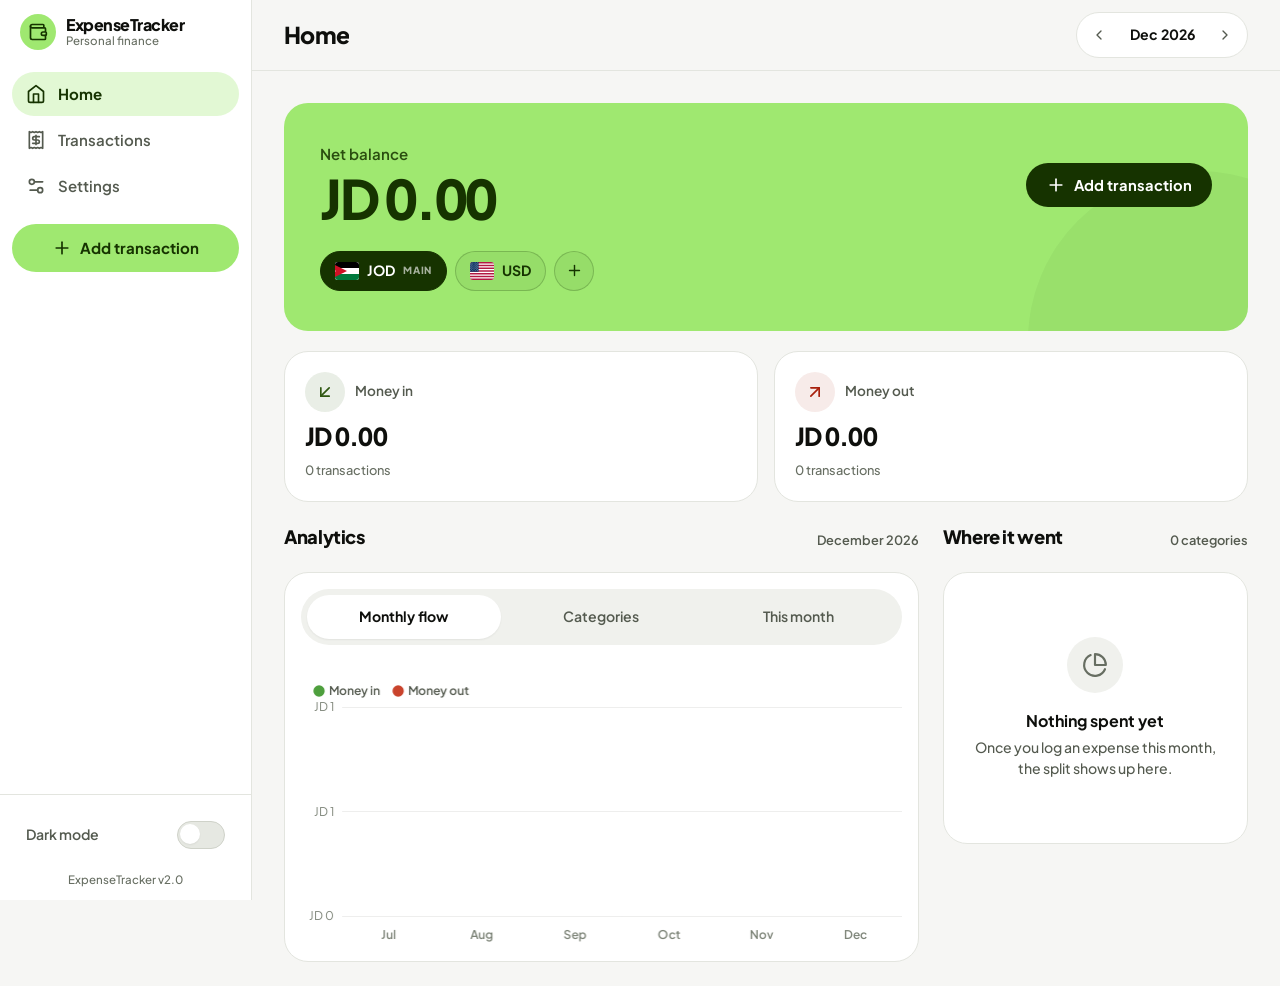
<file: index.html>
<!DOCTYPE html>
<html lang="en" data-theme="light">
<head>
  <meta charset="UTF-8"/>
  <meta name="viewport" content="width=device-width, initial-scale=1, viewport-fit=cover"/>
  <title>Home · ExpenseTracker</title>
  <meta name="description" content="Your monthly balance, money in and out, and where your spending went."/>

  <!-- Apply the stored theme before first paint so there is no flash of the wrong one -->
  <script>
    (function () {
      try {
        document.documentElement.setAttribute(
          'data-theme',
          localStorage.getItem('et_theme') === 'dark' ? 'dark' : 'light'
        );
      } catch (e) { /* private mode — fall back to light */ }
    })();
  </script>

  <!-- PWA / home-screen icons -->
  <link rel="manifest" href="manifest.json?v=4"/>
  <meta name="apple-mobile-web-app-capable" content="yes"/>
  <meta name="apple-mobile-web-app-status-bar-style" content="default"/>
  <meta name="apple-mobile-web-app-title" content="ExpenseTracker"/>
  <meta name="mobile-web-app-capable" content="yes"/>
  <meta name="theme-color" content="#f6f6f4"/>
  <link rel="apple-touch-icon" sizes="180x180" href="icon-180.png?v=4"/>
  <link rel="icon" type="image/png" sizes="32x32" href="icon-32.png?v=3"/>
  <link rel="icon" type="image/png" sizes="16x16" href="icon-16.png?v=3"/>

  <!-- Bootstrap 5.3 — grid and spacing utilities only -->
  <link rel="stylesheet" href="libs/bootstrap.min.css"/>
  <script src="libs/bootstrap.bundle.min.js" defer></script>

  <!-- Plus Jakarta Sans, served from libs/fonts -->
  <link rel="stylesheet" href="libs/font.css"/>

  <!-- SweetAlert2 -->
  <link rel="stylesheet" href="libs/sweetalert2.min.css"/>
  <script src="libs/sweetalert2.all.min.js"></script>

  <!-- Chart.js -->
  <script src="libs/chart.umd.min.js"></script>

  <!-- App styles -->
  <link rel="stylesheet" href="shared.css"/>
  <link rel="stylesheet" href="index.css"/>
</head>
<body>

<div class="app-shell">

  <!-- ════════════════════════════════════════
       SIDEBAR — lg and above
       ════════════════════════════════════════ -->
  <aside class="et-sidebar">
    <a href="index.html" class="sb-logo">
      <span class="logo-mark"><i data-icon="wallet"></i></span>
      <span>
        <span class="logo-text d-block">ExpenseTracker</span>
        <span class="logo-sub d-block">Personal finance</span>
      </span>
    </a>

    <nav class="sb-nav" aria-label="Main">
      <a href="index.html"        class="sb-link active" aria-current="page"><i data-icon="home"></i> Home</a>
      <a href="transactions.html" class="sb-link"><i data-icon="receipt"></i> Transactions</a>
      <a href="settings.html"     class="sb-link"><i data-icon="settings"></i> Settings</a>
      <button class="sb-add-btn" onclick="openSheet()"><i data-icon="plus"></i> Add transaction</button>
    </nav>

    <div class="sb-bottom">
      <div class="sb-theme-row">
        <span>Dark mode</span>
        <label class="et-toggle">
          <input type="checkbox" id="darkToggle" onchange="toggleTheme()" aria-label="Dark mode"/>
          <span class="et-toggle-track"></span>
        </label>
      </div>
      <div class="sb-version">ExpenseTracker v2.0</div>
    </div>
  </aside>

  <!-- ════════════════════════════════════════
       MAIN
       ════════════════════════════════════════ -->
  <div class="et-main">

    <header class="et-topbar">
      <h1 class="topbar-title">Home</h1>
      <div class="topbar-right">
        <div class="month-pill">
          <button class="mpill-btn" onclick="changeMonth(-1)" aria-label="Previous month"><i data-icon="chevronLeft"></i></button>
          <span class="mpill-label"></span>
          <button class="mpill-btn" onclick="changeMonth(1)" aria-label="Next month"><i data-icon="chevronRight"></i></button>
        </div>
        <button class="icon-btn theme-btn-top" id="themeBtn" onclick="toggleTheme()" aria-label="Switch theme"><i data-icon="moon"></i></button>
      </div>
    </header>

    <div class="page-wrap flex-grow-1">

      <!-- ── BALANCE PANEL ── -->
      <section class="hero-card" aria-labelledby="heroLabel">
        <div class="hero-head">
          <div class="hero-figure">
            <div class="hero-label" id="heroLabel">Net balance</div>
            <button type="button" class="hero-amount" id="heroBalance"
                    aria-describedby="heroSwapHint">0.00</button>
            <div class="hero-alt" id="heroAlt"></div>
            <span class="sr-only" id="heroSwapHint">Activate to show the next currency.</span>
          </div>
          <div class="hero-actions">
            <button class="hero-cta" onclick="openSheet()"><i data-icon="plus"></i>Add transaction</button>
          </div>
        </div>

        <div class="hero-cur-row" id="heroCurRow" role="group" aria-label="Display currency"></div>
      </section>

      <!-- ── STAT CARDS ── -->
      <div class="row g-2 g-md-3 mb-3 mb-md-4">
        <div class="col-6">
          <div class="et-card stat-card">
            <div class="stat-head">
              <span class="stat-ico"><i data-icon="arrowIn"></i></span>
              <span class="stat-lbl">Money in</span>
            </div>
            <div class="stat-val" id="statIncome">0.00</div>
            <div class="stat-count" id="statIncCount">0 transactions</div>
          </div>
        </div>
        <div class="col-6">
          <div class="et-card stat-card">
            <div class="stat-head">
              <span class="stat-ico out"><i data-icon="arrowOut"></i></span>
              <span class="stat-lbl">Money out</span>
            </div>
            <div class="stat-val" id="statExpenses">0.00</div>
            <div class="stat-count" id="statExpCount">0 transactions</div>
          </div>
        </div>
      </div>

      <!-- ── ANALYTICS + BREAKDOWN ── -->
      <div class="row g-3 g-md-4">

        <div class="col-12 col-xl-8">
          <div class="d-flex align-items-center justify-content-between mb-2 mb-md-3">
            <h2 class="sec-title">Analytics</h2>
            <span class="sec-badge" id="chartBadge"></span>
          </div>
          <div class="et-card">
            <div class="chart-tabs" role="tablist" aria-label="Analytics view">
              <button class="ctab on" role="tab" aria-selected="true"  aria-controls="cp-flow"  onclick="showChart('flow',this)">Monthly flow</button>
              <button class="ctab"    role="tab" aria-selected="false" aria-controls="cp-donut" onclick="showChart('donut',this)">Categories</button>
              <button class="ctab"    role="tab" aria-selected="false" aria-controls="cp-pie"   onclick="showChart('pie',this)">This month</button>
            </div>
            <div class="chart-pane on" id="cp-flow"  role="tabpanel"><canvas id="flowChart"  aria-label="Money in and out over the last six months" role="img"></canvas></div>
            <div class="chart-pane"    id="cp-donut" role="tabpanel"><canvas id="donutChart" aria-label="Spending split by category" role="img"></canvas></div>
            <div class="chart-pane"    id="cp-pie"   role="tabpanel"><canvas id="pieChart"   aria-label="All activity this month by category" role="img"></canvas></div>
          </div>
        </div>

        <div class="col-12 col-xl-4">
          <div class="breakdown-col">
            <div class="d-flex align-items-center justify-content-between mb-2 mb-md-3">
              <h2 class="sec-title">Where it went</h2>
              <span class="sec-badge" id="bdgCats">0 categories</span>
            </div>
            <div class="et-card" id="breakdown"></div>
          </div>
        </div>

      </div>

      <div class="pb-4"></div>
    </div>
  </div>
</div>

<!-- ════════════════════════════════════════
     BOTTOM NAV — xs to md
     ════════════════════════════════════════ -->
<nav class="et-bottom-nav" aria-label="Main">
  <a href="index.html"        class="bnav-btn active" aria-current="page"><i data-icon="home"></i>Home</a>
  <a href="transactions.html" class="bnav-btn"><i data-icon="receipt"></i>Transactions</a>
  <button class="bnav-btn bnav-add" onclick="openSheet()">
    <span class="bnav-add-icon"><i data-icon="plus"></i></span>
    <span>Add</span>
  </button>
  <a href="settings.html"     class="bnav-btn"><i data-icon="settings"></i>Settings</a>
</nav>

<!-- ════════════════════════════════════════
     ADD TRANSACTION — bottom sheet on mobile, centred dialog on md+
     ════════════════════════════════════════ -->
<div class="sheet-overlay" id="sheetOverlay" onclick="closeSheet()"></div>
<div class="sheet" id="addSheet" role="dialog" aria-modal="true" aria-labelledby="sheetTitle" aria-hidden="true">
  <div class="sheet-handle"></div>

  <div class="sheet-head">
    <h2 class="sheet-title" id="sheetTitle">New transaction</h2>
    <button class="icon-btn" onclick="closeSheet()" aria-label="Close"><i data-icon="x"></i></button>
  </div>

  <div class="sheet-body">
    <div class="type-seg" role="group" aria-label="Transaction type">
      <button class="type-seg-btn sel-inc" id="btnInc" onclick="setType('income')" aria-pressed="true"><i data-icon="arrowIn"></i>Money in</button>
      <button class="type-seg-btn"         id="btnExp" onclick="setType('expense')" aria-pressed="false"><i data-icon="arrowOut"></i>Money out</button>
    </div>

    <div class="invoice-scan">
      <input id="fInvoice" type="file" accept="image/*" capture="environment" hidden onchange="scanInvoice(this)"/>
      <input id="fInvoiceGallery" type="file" accept="image/*" hidden onchange="scanInvoice(this)"/>
      <button type="button" class="et-btn-ghost" id="fScanBtn" aria-label="Scan invoice with camera" onclick="document.getElementById('fInvoice').click()">
        <i data-icon="camera"></i>Camera
      </button>
      <button type="button" class="et-btn-ghost" id="fScanGalleryBtn" aria-label="Scan invoice from gallery" onclick="document.getElementById('fInvoiceGallery').click()">
        <i data-icon="image"></i>Gallery
      </button>
      <div class="invoice-scan-status" id="fScanStatus" role="status" aria-live="polite"></div>
    </div>

    <div class="et-field">
      <label class="et-label" for="fAmt">Amount</label>
      <div class="amount-field">
        <input class="et-input big" id="fAmt" type="number" min="0.01" step="0.01" placeholder="0.00" inputmode="decimal" autocomplete="off"/>
        <span class="amount-cur" id="fAmtCur">JOD</span>
      </div>
      <div class="amount-note" id="fAmtNote" hidden></div>
    </div>

    <div class="et-field">
      <label class="et-label" for="fTax">Tax included <span style="font-weight:500">(optional)</span></label>
      <div class="amount-field">
        <input class="et-input" id="fTax" type="number" min="0" step="0.01" placeholder="0.00" inputmode="decimal" autocomplete="off" aria-describedby="fTaxNote"/>
        <span class="amount-cur" id="fTaxCur">JOD</span>
      </div>
      <div class="amount-note" id="fTaxNote">Saved as information; it does not change the total amount.</div>
    </div>

    <div class="et-field">
      <label class="et-label" for="fDesc">Description <span style="font-weight:500">(optional)</span></label>
      <input class="et-input" id="fDesc" type="text" placeholder="What was this for?" autocomplete="off"/>
    </div>

    <div class="et-field">
      <div class="et-label-row">
        <span class="et-label" id="fCatLabel">Category</span>
        <button type="button" class="link-btn" onclick="openCategoryDialog(mode)">
          <i data-icon="plus"></i>New category
        </button>
      </div>
      <div class="cat-picker" id="fCatPicker" role="radiogroup" aria-labelledby="fCatLabel"></div>
    </div>

    <div class="et-field">
      <label class="et-label" for="fDate">Date</label>
      <input class="et-input" id="fDate" type="date"/>
    </div>

    <label class="check-row" id="fRecurringRow" for="fRecurring">
      <input type="checkbox" id="fRecurring"/>
      <span>
        <span class="check-text d-block">Repeat monthly</span>
        <span class="check-sub d-block">We will add it again each month</span>
      </span>
    </label>

    <button class="et-btn-accent" id="fSubmitBtn" onclick="addTx()">Add transaction</button>
  </div>
</div>

<script src="shared.js"></script>
<script src="invoice.js"></script>
<script src="index.js"></script>

</body>
</html>
</file>
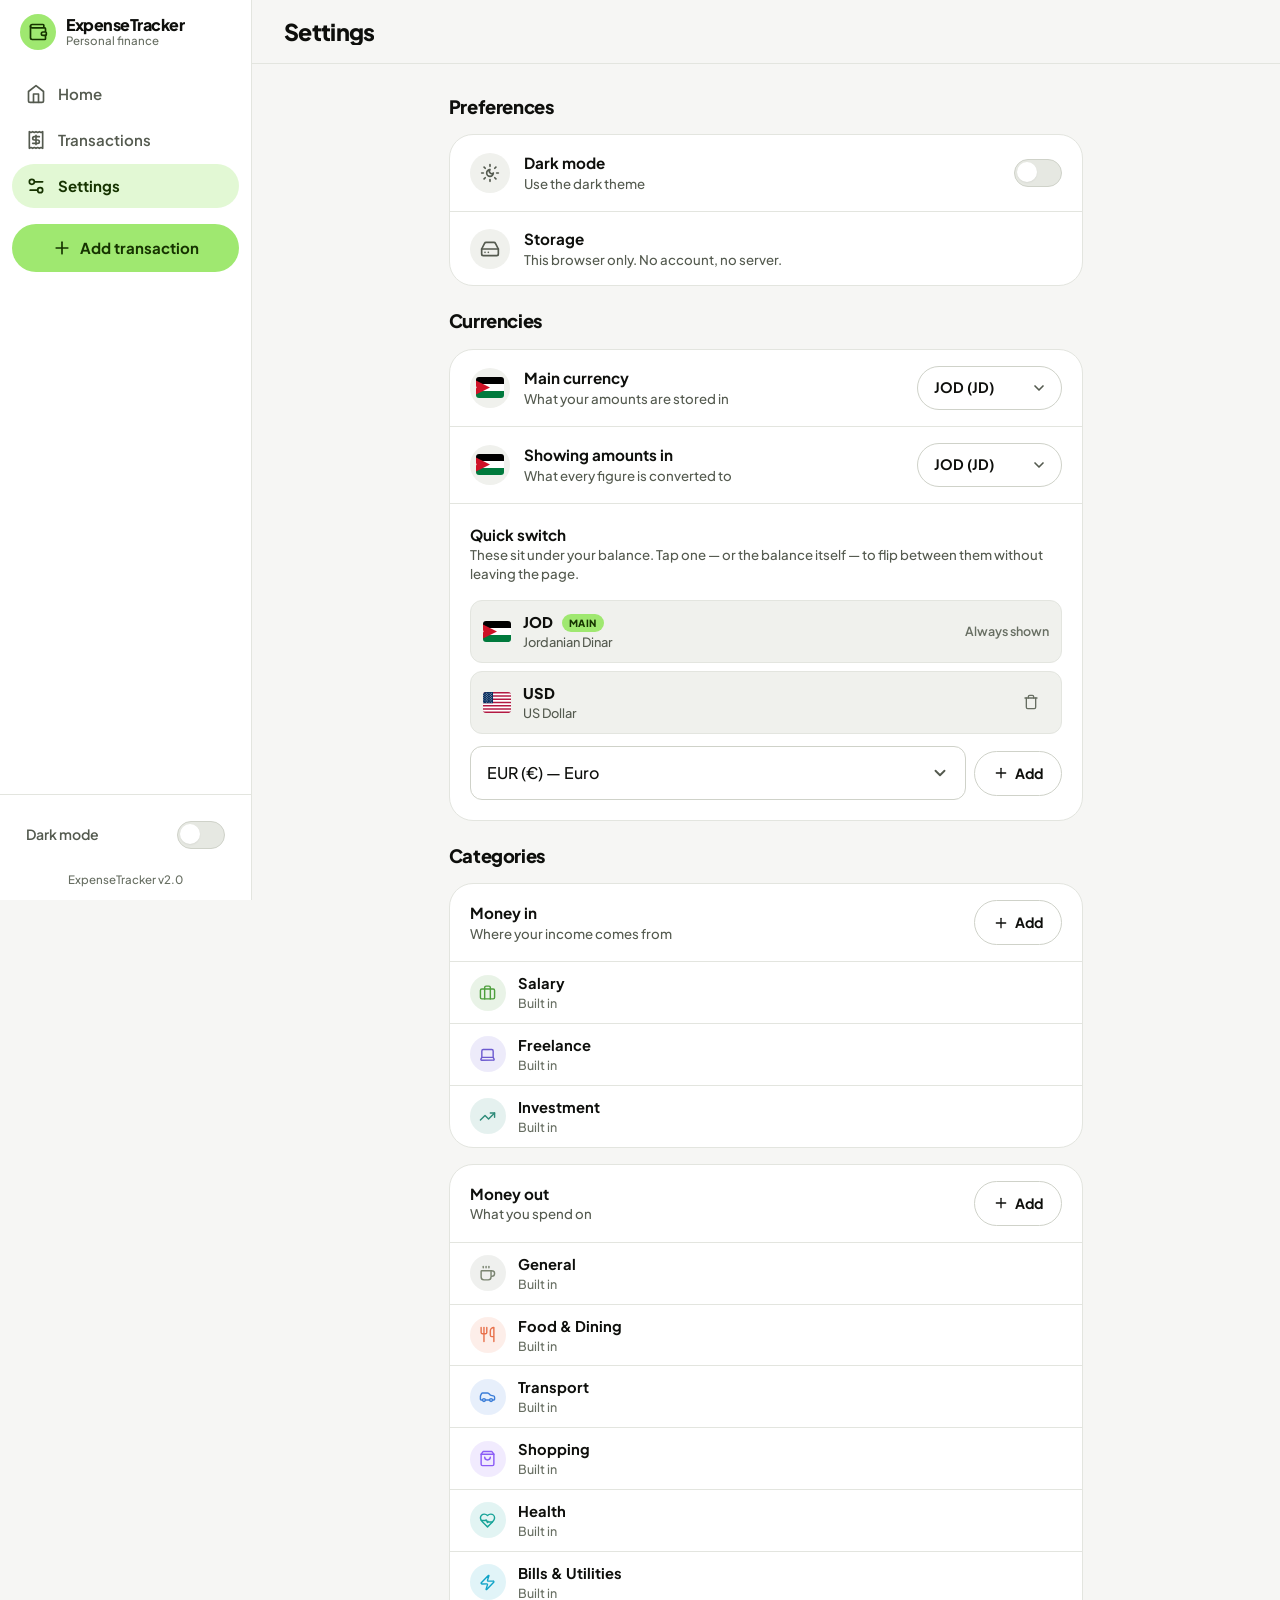
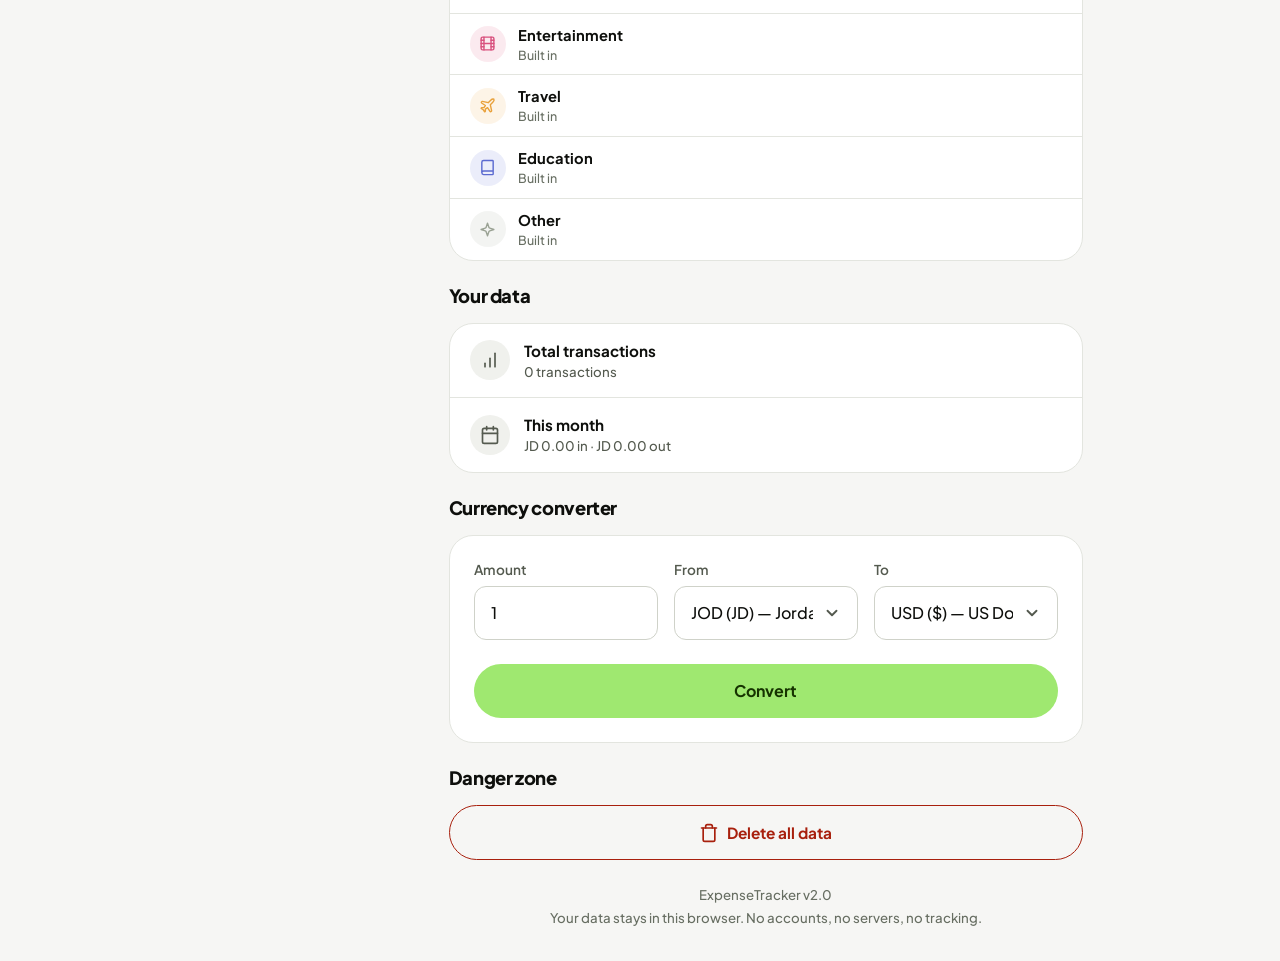
<file: settings.html>
<!DOCTYPE html>
<html lang="en" data-theme="light">
<head>
  <meta charset="UTF-8"/>
  <meta name="viewport" content="width=device-width, initial-scale=1, viewport-fit=cover"/>
  <title>Settings · ExpenseTracker</title>
  <meta name="description" content="Theme, currencies, stored data, and the built-in currency converter."/>

  <!-- Apply the stored theme before first paint so there is no flash of the wrong one -->
  <script>
    (function () {
      try {
        document.documentElement.setAttribute(
          'data-theme',
          localStorage.getItem('et_theme') === 'dark' ? 'dark' : 'light'
        );
      } catch (e) { /* private mode — fall back to light */ }
    })();
  </script>

  <!-- PWA / home-screen icons -->
  <link rel="manifest" href="manifest.json?v=4"/>
  <meta name="apple-mobile-web-app-capable" content="yes"/>
  <meta name="apple-mobile-web-app-status-bar-style" content="default"/>
  <meta name="apple-mobile-web-app-title" content="ExpenseTracker"/>
  <meta name="mobile-web-app-capable" content="yes"/>
  <meta name="theme-color" content="#f6f6f4"/>
  <link rel="apple-touch-icon" sizes="180x180" href="icon-180.png?v=4"/>
  <link rel="icon" type="image/png" sizes="32x32" href="icon-32.png?v=3"/>
  <link rel="icon" type="image/png" sizes="16x16" href="icon-16.png?v=3"/>

  <!-- Bootstrap 5.3 — grid and spacing utilities only -->
  <link rel="stylesheet" href="libs/bootstrap.min.css"/>
  <script src="libs/bootstrap.bundle.min.js" defer></script>

  <!-- Plus Jakarta Sans, served from libs/fonts -->
  <link rel="stylesheet" href="libs/font.css"/>

  <!-- SweetAlert2 -->
  <link rel="stylesheet" href="libs/sweetalert2.min.css"/>
  <script src="libs/sweetalert2.all.min.js"></script>

  <!-- App styles -->
  <link rel="stylesheet" href="shared.css"/>
  <link rel="stylesheet" href="settings.css"/>
</head>
<body>

<div class="app-shell">

  <!-- ════════════════════════════════════════
       SIDEBAR — lg and above
       ════════════════════════════════════════ -->
  <aside class="et-sidebar">
    <a href="index.html" class="sb-logo">
      <span class="logo-mark"><i data-icon="wallet"></i></span>
      <span>
        <span class="logo-text d-block">ExpenseTracker</span>
        <span class="logo-sub d-block">Personal finance</span>
      </span>
    </a>

    <nav class="sb-nav" aria-label="Main">
      <a href="index.html"        class="sb-link"><i data-icon="home"></i> Home</a>
      <a href="transactions.html" class="sb-link"><i data-icon="receipt"></i> Transactions</a>
      <a href="settings.html"     class="sb-link active" aria-current="page"><i data-icon="settings"></i> Settings</a>
      <button class="sb-add-btn" onclick="openSheet()"><i data-icon="plus"></i> Add transaction</button>
    </nav>

    <div class="sb-bottom">
      <div class="sb-theme-row">
        <span>Dark mode</span>
        <label class="et-toggle">
          <input type="checkbox" id="darkToggle" onchange="toggleTheme()" aria-label="Dark mode"/>
          <span class="et-toggle-track"></span>
        </label>
      </div>
      <div class="sb-version">ExpenseTracker v2.0</div>
    </div>
  </aside>

  <div class="et-main">

    <header class="et-topbar">
      <h1 class="topbar-title">Settings</h1>
      <div class="topbar-right">
        <button class="icon-btn theme-btn-top" id="themeBtn" onclick="toggleTheme()" aria-label="Switch theme"><i data-icon="moon"></i></button>
      </div>
    </header>

    <div class="page-wrap flex-grow-1">
      <div class="row">
        <div class="col-12 col-lg-10 offset-lg-1 col-xl-8 offset-xl-2 col-xxl-6 offset-xxl-3">

          <!-- ── PREFERENCES ── -->
          <h2 class="sec-title mb-2 mb-md-3">Preferences</h2>
          <div class="et-card mb-4">

            <div class="set-item">
              <div class="set-left">
                <span class="set-ico"><i data-icon="themeSwitch"></i></span>
                <div>
                  <div class="set-label">Dark mode</div>
                  <div class="set-sub">Use the dark theme</div>
                </div>
              </div>
              <label class="et-toggle">
                <input type="checkbox" id="darkToggle" onchange="toggleTheme()" aria-label="Dark mode"/>
                <span class="et-toggle-track"></span>
              </label>
            </div>

            <div class="set-item">
              <div class="set-left">
                <span class="set-ico"><i data-icon="drive"></i></span>
                <div>
                  <div class="set-label">Storage</div>
                  <div class="set-sub">This browser only. No account, no server.</div>
                </div>
              </div>
            </div>

          </div>

          <!-- ── CURRENCIES ── -->
          <h2 class="sec-title mb-2 mb-md-3" id="currencies">Currencies</h2>
          <div class="et-card mb-4">

            <div class="set-item">
              <div class="set-left">
                <span class="set-ico set-ico-flag" data-cur-flag="base"><i data-icon="bank"></i></span>
                <div>
                  <label class="set-label" for="baseCurrencySelect">Main currency</label>
                  <div class="set-sub">What your amounts are stored in</div>
                </div>
              </div>
              <select class="set-select" id="baseCurrencySelect" onchange="updateBaseCurrency()">
                <option value="JOD">JOD</option>
              </select>
            </div>

            <div class="set-item">
              <div class="set-left">
                <span class="set-ico set-ico-flag" data-cur-flag="display"><i data-icon="exchange"></i></span>
                <div>
                  <label class="set-label" for="displayCurrencySelect">Showing amounts in</label>
                  <div class="set-sub">What every figure is converted to</div>
                </div>
              </div>
              <select class="set-select" id="displayCurrencySelect" onchange="updateDisplayCurrency()">
                <option value="JOD">JOD</option>
              </select>
            </div>

            <div class="set-block">
              <div class="set-label">Quick switch</div>
              <div class="set-sub mb-3">
                These sit under your balance. Tap one — or the balance itself — to flip
                between them without leaving the page.
              </div>

              <div class="wallet-list" id="walletList"></div>

              <div class="wallet-add">
                <label class="sr-only" for="walletAddSelect">Currency to add</label>
                <select class="et-select" id="walletAddSelect">
                  <option value="USD">USD</option>
                </select>
                <button class="et-btn-quiet" onclick="addSelectedWalletCurrency()">
                  <i data-icon="plus"></i>Add
                </button>
              </div>
            </div>

          </div>

          <!-- ── CATEGORIES ── -->
          <h2 class="sec-title mb-2 mb-md-3" id="categories">Categories</h2>

          <div class="et-card mb-3">
            <div class="cat-head">
              <div>
                <div class="set-label">Money in</div>
                <div class="set-sub">Where your income comes from</div>
              </div>
              <button class="et-btn-quiet" onclick="openCategoryDialog('income')">
                <i data-icon="plus"></i>Add
              </button>
            </div>
            <div class="cat-list" id="catListIncome"></div>
          </div>

          <div class="et-card mb-4">
            <div class="cat-head">
              <div>
                <div class="set-label">Money out</div>
                <div class="set-sub">What you spend on</div>
              </div>
              <button class="et-btn-quiet" onclick="openCategoryDialog('expense')">
                <i data-icon="plus"></i>Add
              </button>
            </div>
            <div class="cat-list" id="catListExpense"></div>
          </div>

          <!-- ── YOUR DATA ── -->
          <h2 class="sec-title mb-2 mb-md-3">Your data</h2>
          <div class="et-card mb-4">

            <div class="set-item">
              <div class="set-left">
                <span class="set-ico"><i data-icon="barChart"></i></span>
                <div>
                  <div class="set-label">Total transactions</div>
                  <div class="set-sub" id="totalEntries">0 transactions</div>
                </div>
              </div>
            </div>

            <div class="set-item">
              <div class="set-left">
                <span class="set-ico"><i data-icon="calendar"></i></span>
                <div>
                  <div class="set-label">This month</div>
                  <div class="set-sub" id="monthSummary">—</div>
                </div>
              </div>
            </div>

          </div>

          <!-- ── CONVERTER ── -->
          <h2 class="sec-title mb-2 mb-md-3">Currency converter</h2>
          <div class="et-card mb-4">
            <div class="p-3 p-md-4">
              <div class="row g-3 align-items-end">
                <div class="col-12 col-sm-4">
                  <label class="et-label" for="convAmount">Amount</label>
                  <input type="number" class="et-input" id="convAmount" value="1" min="0.01" step="0.01" inputmode="decimal"/>
                </div>
                <div class="col-6 col-sm-4">
                  <label class="et-label" for="convFrom">From</label>
                  <select class="et-select" id="convFrom">
                    <option value="JOD">JOD</option>
                  </select>
                </div>
                <div class="col-6 col-sm-4">
                  <label class="et-label" for="convTo">To</label>
                  <select class="et-select" id="convTo">
                    <option value="USD">USD</option>
                  </select>
                </div>
              </div>

              <button class="et-btn-accent mt-4" onclick="convertCurrency()">Convert</button>

              <div class="conv-result" id="convResult" aria-live="polite"></div>
            </div>
          </div>

          <!-- ── DANGER ZONE — kept apart from everything else ── -->
          <h2 class="sec-title mb-2 mb-md-3">Danger zone</h2>
          <button class="et-btn-danger" onclick="clearAll()"><i data-icon="trash"></i>Delete all data</button>

          <p class="settings-footer">
            ExpenseTracker v2.0<br/>
            Your data stays in this browser. No accounts, no servers, no tracking.
          </p>

        </div>
      </div>
    </div>
  </div>
</div>

<!-- ════════════════════════════════════════
     BOTTOM NAV — xs to md
     ════════════════════════════════════════ -->
<nav class="et-bottom-nav" aria-label="Main">
  <a href="index.html"        class="bnav-btn"><i data-icon="home"></i>Home</a>
  <a href="transactions.html" class="bnav-btn"><i data-icon="receipt"></i>Transactions</a>
  <button class="bnav-btn bnav-add" onclick="openSheet()">
    <span class="bnav-add-icon"><i data-icon="plus"></i></span>
    <span>Add</span>
  </button>
  <a href="settings.html"     class="bnav-btn active" aria-current="page"><i data-icon="settings"></i>Settings</a>
</nav>

<!-- ════════════════════════════════════════
     ADD TRANSACTION — bottom sheet on mobile, centred dialog on md+
     ════════════════════════════════════════ -->
<div class="sheet-overlay" id="sheetOverlay" onclick="closeSheet()"></div>
<div class="sheet" id="addSheet" role="dialog" aria-modal="true" aria-labelledby="sheetTitle" aria-hidden="true">
  <div class="sheet-handle"></div>

  <div class="sheet-head">
    <h2 class="sheet-title" id="sheetTitle">New transaction</h2>
    <button class="icon-btn" onclick="closeSheet()" aria-label="Close"><i data-icon="x"></i></button>
  </div>

  <div class="sheet-body">
    <div class="type-seg" role="group" aria-label="Transaction type">
      <button class="type-seg-btn sel-inc" id="btnInc" onclick="setType('income')" aria-pressed="true"><i data-icon="arrowIn"></i>Money in</button>
      <button class="type-seg-btn"         id="btnExp" onclick="setType('expense')" aria-pressed="false"><i data-icon="arrowOut"></i>Money out</button>
    </div>

    <div class="invoice-scan">
      <input id="fInvoice" type="file" accept="image/*" capture="environment" hidden onchange="scanInvoice(this)"/>
      <input id="fInvoiceGallery" type="file" accept="image/*" hidden onchange="scanInvoice(this)"/>
      <button type="button" class="et-btn-ghost" id="fScanBtn" aria-label="Scan invoice with camera" onclick="document.getElementById('fInvoice').click()">
        <i data-icon="camera"></i>Camera
      </button>
      <button type="button" class="et-btn-ghost" id="fScanGalleryBtn" aria-label="Scan invoice from gallery" onclick="document.getElementById('fInvoiceGallery').click()">
        <i data-icon="image"></i>Gallery
      </button>
      <div class="invoice-scan-status" id="fScanStatus" role="status" aria-live="polite"></div>
    </div>

    <div class="et-field">
      <label class="et-label" for="fAmt">Amount</label>
      <div class="amount-field">
        <input class="et-input big" id="fAmt" type="number" min="0.01" step="0.01" placeholder="0.00" inputmode="decimal" autocomplete="off"/>
        <span class="amount-cur" id="fAmtCur">JOD</span>
      </div>
      <div class="amount-note" id="fAmtNote" hidden></div>
    </div>

    <div class="et-field">
      <label class="et-label" for="fTax">Tax included <span style="font-weight:500">(optional)</span></label>
      <div class="amount-field">
        <input class="et-input" id="fTax" type="number" min="0" step="0.01" placeholder="0.00" inputmode="decimal" autocomplete="off" aria-describedby="fTaxNote"/>
        <span class="amount-cur" id="fTaxCur">JOD</span>
      </div>
      <div class="amount-note" id="fTaxNote">Saved as information; it does not change the total amount.</div>
    </div>

    <div class="et-field">
      <label class="et-label" for="fDesc">Description <span style="font-weight:500">(optional)</span></label>
      <input class="et-input" id="fDesc" type="text" placeholder="What was this for?" autocomplete="off"/>
    </div>

    <div class="et-field">
      <div class="et-label-row">
        <span class="et-label" id="fCatLabel">Category</span>
        <button type="button" class="link-btn" onclick="openCategoryDialog(mode)">
          <i data-icon="plus"></i>New category
        </button>
      </div>
      <div class="cat-picker" id="fCatPicker" role="radiogroup" aria-labelledby="fCatLabel"></div>
    </div>

    <div class="et-field">
      <label class="et-label" for="fDate">Date</label>
      <input class="et-input" id="fDate" type="date"/>
    </div>

    <label class="check-row" id="fRecurringRow" for="fRecurring">
      <input type="checkbox" id="fRecurring"/>
      <span>
        <span class="check-text d-block">Repeat monthly</span>
        <span class="check-sub d-block">We will add it again each month</span>
      </span>
    </label>

    <button class="et-btn-accent" id="fSubmitBtn" onclick="addTx()">Add transaction</button>
  </div>
</div>

<script src="shared.js"></script>
<script src="invoice.js"></script>
<script src="settings.js"></script>

</body>
</html>
</file>
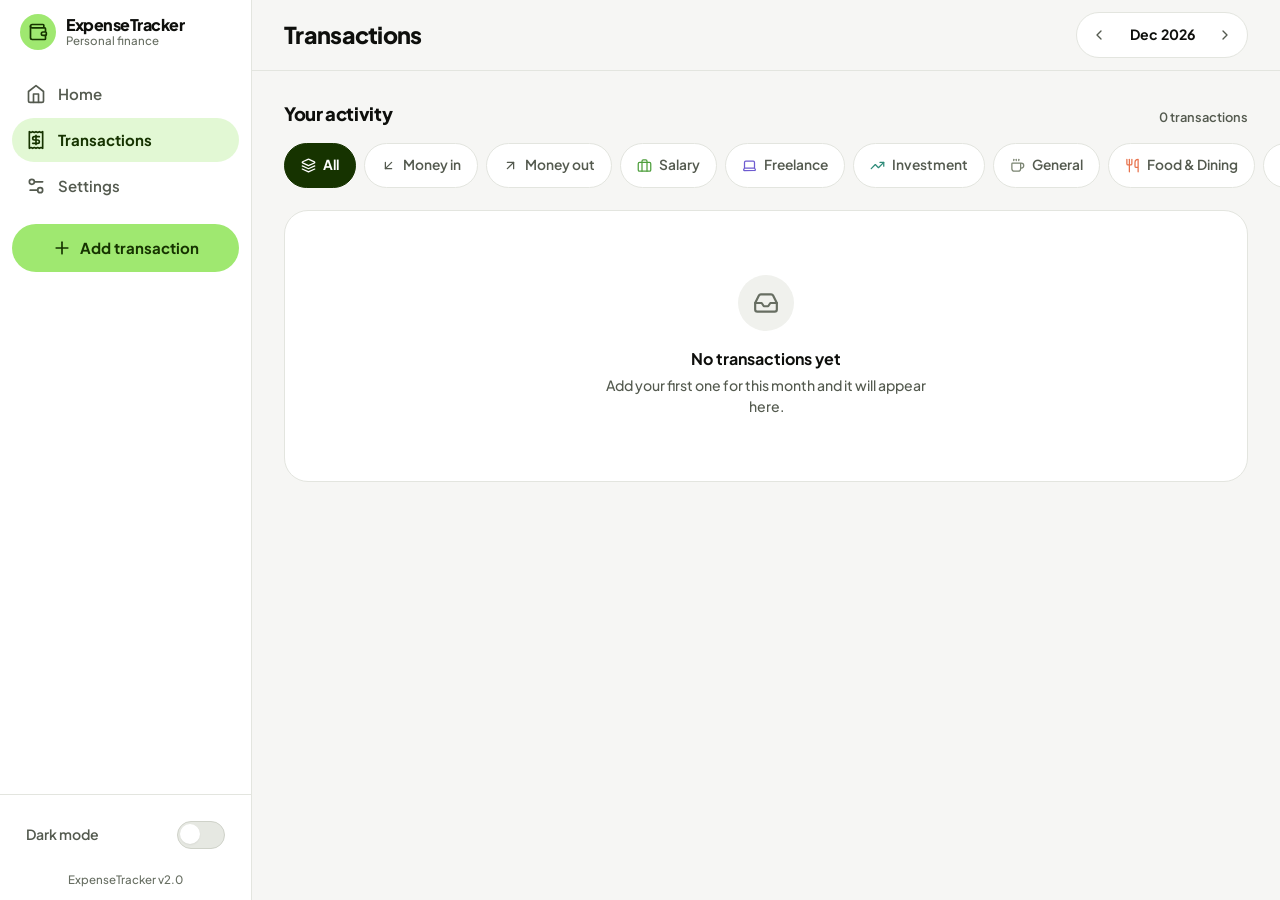
<file: transactions.html>
<!DOCTYPE html>
<html lang="en" data-theme="light">
<head>
  <meta charset="UTF-8"/>
  <meta name="viewport" content="width=device-width, initial-scale=1, viewport-fit=cover"/>
  <title>Transactions · ExpenseTracker</title>
  <meta name="description" content="Every transaction for the month, grouped by day and filterable by category."/>

  <!-- Apply the stored theme before first paint so there is no flash of the wrong one -->
  <script>
    (function () {
      try {
        document.documentElement.setAttribute(
          'data-theme',
          localStorage.getItem('et_theme') === 'dark' ? 'dark' : 'light'
        );
      } catch (e) { /* private mode — fall back to light */ }
    })();
  </script>

  <!-- PWA / home-screen icons -->
  <link rel="manifest" href="manifest.json?v=4"/>
  <meta name="apple-mobile-web-app-capable" content="yes"/>
  <meta name="apple-mobile-web-app-status-bar-style" content="default"/>
  <meta name="apple-mobile-web-app-title" content="ExpenseTracker"/>
  <meta name="mobile-web-app-capable" content="yes"/>
  <meta name="theme-color" content="#f6f6f4"/>
  <link rel="apple-touch-icon" sizes="180x180" href="icon-180.png?v=4"/>
  <link rel="icon" type="image/png" sizes="32x32" href="icon-32.png?v=3"/>
  <link rel="icon" type="image/png" sizes="16x16" href="icon-16.png?v=3"/>

  <!-- Bootstrap 5.3 — grid and spacing utilities only -->
  <link rel="stylesheet" href="libs/bootstrap.min.css"/>
  <script src="libs/bootstrap.bundle.min.js" defer></script>

  <!-- Plus Jakarta Sans, served from libs/fonts -->
  <link rel="stylesheet" href="libs/font.css"/>

  <!-- SweetAlert2 -->
  <link rel="stylesheet" href="libs/sweetalert2.min.css"/>
  <script src="libs/sweetalert2.all.min.js"></script>

  <!-- App styles -->
  <link rel="stylesheet" href="shared.css"/>
  <link rel="stylesheet" href="transactions.css"/>
</head>
<body>

<div class="app-shell">

  <!-- ════════════════════════════════════════
       SIDEBAR — lg and above
       ════════════════════════════════════════ -->
  <aside class="et-sidebar">
    <a href="index.html" class="sb-logo">
      <span class="logo-mark"><i data-icon="wallet"></i></span>
      <span>
        <span class="logo-text d-block">ExpenseTracker</span>
        <span class="logo-sub d-block">Personal finance</span>
      </span>
    </a>

    <nav class="sb-nav" aria-label="Main">
      <a href="index.html"        class="sb-link"><i data-icon="home"></i> Home</a>
      <a href="transactions.html" class="sb-link active" aria-current="page"><i data-icon="receipt"></i> Transactions</a>
      <a href="settings.html"     class="sb-link"><i data-icon="settings"></i> Settings</a>
      <button class="sb-add-btn" onclick="openSheet()"><i data-icon="plus"></i> Add transaction</button>
    </nav>

    <div class="sb-bottom">
      <div class="sb-theme-row">
        <span>Dark mode</span>
        <label class="et-toggle">
          <input type="checkbox" id="darkToggle" onchange="toggleTheme()" aria-label="Dark mode"/>
          <span class="et-toggle-track"></span>
        </label>
      </div>
      <div class="sb-version">ExpenseTracker v2.0</div>
    </div>
  </aside>

  <div class="et-main">

    <header class="et-topbar">
      <h1 class="topbar-title">Transactions</h1>
      <div class="topbar-right">
        <div class="month-pill">
          <button class="mpill-btn" onclick="changeMonth(-1)" aria-label="Previous month"><i data-icon="chevronLeft"></i></button>
          <span class="mpill-label"></span>
          <button class="mpill-btn" onclick="changeMonth(1)" aria-label="Next month"><i data-icon="chevronRight"></i></button>
        </div>
        <button class="icon-btn theme-btn-top" id="themeBtn" onclick="toggleTheme()" aria-label="Switch theme"><i data-icon="moon"></i></button>
      </div>
    </header>

    <div class="page-wrap flex-grow-1">

      <div class="d-flex align-items-center justify-content-between mb-2">
        <h2 class="sec-title">Your activity</h2>
        <span class="sec-badge" id="txBadge">0 transactions</span>
      </div>

      <!-- Filter chips: native touch-scroll on mobile, drag-to-scroll with a mouse.
           Rendered from the live category list so custom ones appear here too. -->
      <div class="filter-scroll-wrap mb-3" id="chipBar" role="group" aria-label="Filter transactions">
        <div class="filter-chips" id="filterChips"></div>
      </div>

      <div class="et-card" id="txList"></div>

      <div class="pb-4"></div>
    </div>
  </div>
</div>

<!-- ════════════════════════════════════════
     BOTTOM NAV — xs to md
     ════════════════════════════════════════ -->
<nav class="et-bottom-nav" aria-label="Main">
  <a href="index.html"        class="bnav-btn"><i data-icon="home"></i>Home</a>
  <a href="transactions.html" class="bnav-btn active" aria-current="page"><i data-icon="receipt"></i>Transactions</a>
  <button class="bnav-btn bnav-add" onclick="openSheet()">
    <span class="bnav-add-icon"><i data-icon="plus"></i></span>
    <span>Add</span>
  </button>
  <a href="settings.html"     class="bnav-btn"><i data-icon="settings"></i>Settings</a>
</nav>

<!-- ════════════════════════════════════════
     ADD TRANSACTION — bottom sheet on mobile, centred dialog on md+
     ════════════════════════════════════════ -->
<div class="sheet-overlay" id="sheetOverlay" onclick="closeSheet()"></div>
<div class="sheet" id="addSheet" role="dialog" aria-modal="true" aria-labelledby="sheetTitle" aria-hidden="true">
  <div class="sheet-handle"></div>

  <div class="sheet-head">
    <h2 class="sheet-title" id="sheetTitle">New transaction</h2>
    <button class="icon-btn" onclick="closeSheet()" aria-label="Close"><i data-icon="x"></i></button>
  </div>

  <div class="sheet-body">
    <div class="type-seg" role="group" aria-label="Transaction type">
      <button class="type-seg-btn sel-inc" id="btnInc" onclick="setType('income')" aria-pressed="true"><i data-icon="arrowIn"></i>Money in</button>
      <button class="type-seg-btn"         id="btnExp" onclick="setType('expense')" aria-pressed="false"><i data-icon="arrowOut"></i>Money out</button>
    </div>

    <div class="invoice-scan">
      <input id="fInvoice" type="file" accept="image/*" capture="environment" hidden onchange="scanInvoice(this)"/>
      <input id="fInvoiceGallery" type="file" accept="image/*" hidden onchange="scanInvoice(this)"/>
      <button type="button" class="et-btn-ghost" id="fScanBtn" aria-label="Scan invoice with camera" onclick="document.getElementById('fInvoice').click()">
        <i data-icon="camera"></i>Camera
      </button>
      <button type="button" class="et-btn-ghost" id="fScanGalleryBtn" aria-label="Scan invoice from gallery" onclick="document.getElementById('fInvoiceGallery').click()">
        <i data-icon="image"></i>Gallery
      </button>
      <div class="invoice-scan-status" id="fScanStatus" role="status" aria-live="polite"></div>
    </div>

    <div class="et-field">
      <label class="et-label" for="fAmt">Amount</label>
      <div class="amount-field">
        <input class="et-input big" id="fAmt" type="number" min="0.01" step="0.01" placeholder="0.00" inputmode="decimal" autocomplete="off"/>
        <span class="amount-cur" id="fAmtCur">JOD</span>
      </div>
      <div class="amount-note" id="fAmtNote" hidden></div>
    </div>

    <div class="et-field">
      <label class="et-label" for="fTax">Tax included <span style="font-weight:500">(optional)</span></label>
      <div class="amount-field">
        <input class="et-input" id="fTax" type="number" min="0" step="0.01" placeholder="0.00" inputmode="decimal" autocomplete="off" aria-describedby="fTaxNote"/>
        <span class="amount-cur" id="fTaxCur">JOD</span>
      </div>
      <div class="amount-note" id="fTaxNote">Saved as information; it does not change the total amount.</div>
    </div>

    <div class="et-field">
      <label class="et-label" for="fDesc">Description <span style="font-weight:500">(optional)</span></label>
      <input class="et-input" id="fDesc" type="text" placeholder="What was this for?" autocomplete="off"/>
    </div>

    <div class="et-field">
      <div class="et-label-row">
        <span class="et-label" id="fCatLabel">Category</span>
        <button type="button" class="link-btn" onclick="openCategoryDialog(mode)">
          <i data-icon="plus"></i>New category
        </button>
      </div>
      <div class="cat-picker" id="fCatPicker" role="radiogroup" aria-labelledby="fCatLabel"></div>
    </div>

    <div class="et-field">
      <label class="et-label" for="fDate">Date</label>
      <input class="et-input" id="fDate" type="date"/>
    </div>

    <label class="check-row" id="fRecurringRow" for="fRecurring">
      <input type="checkbox" id="fRecurring"/>
      <span>
        <span class="check-text d-block">Repeat monthly</span>
        <span class="check-sub d-block">We will add it again each month</span>
      </span>
    </label>

    <button class="et-btn-accent" id="fSubmitBtn" onclick="addTx()">Add transaction</button>
  </div>
</div>

<script src="shared.js"></script>
<script src="invoice.js"></script>
<script src="transactions.js"></script>

<script>
  /* Drag-to-scroll for the filter chip bar (pointer devices only —
     touch already scrolls natively). A drag past the threshold
     suppresses the click so it does not select a chip. */
  (function () {
    const bar = document.getElementById('chipBar');
    let down = false, startX = 0, startScroll = 0, moved = 0;

    bar.addEventListener('mousedown', e => {
      down = true; moved = 0;
      startX = e.pageX;
      startScroll = bar.scrollLeft;
      bar.style.userSelect = 'none';
    });

    bar.addEventListener('mousemove', e => {
      if (!down) return;
      e.preventDefault();
      const walk = e.pageX - startX;
      moved = Math.abs(walk);
      bar.scrollLeft = startScroll - walk;
    });

    const end = () => {
      down = false;
      bar.style.removeProperty('user-select');
    };
    bar.addEventListener('mouseleave', end);
    bar.addEventListener('mouseup', end);

    bar.addEventListener('click', e => {
      if (moved > 5) { e.preventDefault(); e.stopPropagation(); }
      moved = 0;
    }, true);
  })();
</script>

</body>
</html>
</file>
<file: libs/font.css>
/* ============================================================
   font.css — ExpenseTracker
   Plus Jakarta Sans (variable, 200–800) served from libs/fonts.
   Fully local: no network request, works from file:// too.
   ============================================================ */

/* latin-ext */
@font-face {
  font-family: 'Plus Jakarta Sans';
  font-style: normal;
  font-weight: 200 800;
  font-display: swap;
  src: url(fonts/pjs-latin-ext.woff2) format('woff2');
  unicode-range: U+0100-02BA, U+02BD-02C5, U+02C7-02CC, U+02CE-02D7, U+02DD-02FF, U+0304, U+0308, U+0329, U+1D00-1DBF, U+1E00-1E9F, U+1EF2-1EFF, U+2020, U+20A0-20AB, U+20AD-20C0, U+2113, U+2C60-2C7F, U+A720-A7FF;
}

/* latin */
@font-face {
  font-family: 'Plus Jakarta Sans';
  font-style: normal;
  font-weight: 200 800;
  font-display: swap;
  src: url(fonts/pjs-latin.woff2) format('woff2');
  unicode-range: U+0000-00FF, U+0131, U+0152-0153, U+02BB-02BC, U+02C6, U+02DA, U+02DC, U+0304, U+0308, U+0329, U+2000-206F, U+20AC, U+2122, U+2191, U+2193, U+2212, U+2215, U+FEFF, U+FFFD;
}
</file>
<file: shared.css>
/* ============================================================
   shared.css — ExpenseTracker
   Design language: Wise-inspired — bright green on forest green,
   flat surfaces, hairline borders, generous radii, pill buttons,
   one type family, line icons, no decorative gradients.

   Bootstrap 5 breakpoints used throughout:
     xs  < 576px   (default, no prefix)
     sm  >= 576px
     md  >= 768px
     lg  >= 992px
     xl  >= 1200px
     xxl >= 1400px
   All @media rules use min-width (mobile-first).
   ============================================================ */

/* ============================================================
   DESIGN TOKENS
   ============================================================ */
:root {
  /* ── Brand ── */
  --brand:        #9fe870;   /* bright green — CTAs, hero surface   */
  --brand-hover:  #b3ee8c;
  --brand-press:  #8ad55c;
  --forest:       #163300;   /* forest green — text on brand        */
  --forest-soft:  #2a4d0f;

  /* ── Sentiment ── */
  --pos:          #2f5711;   /* money in                            */
  --neg:          #a8200d;   /* money out                           */

  /* ── Shape ── */
  --radius-xs:    8px;
  --radius-sm:    12px;
  --radius:       16px;
  --radius-lg:    24px;
  --radius-pill:  999px;

  /* ── Spacing rhythm (4/8pt) ── */
  --sp-1: 4px;
  --sp-2: 8px;
  --sp-3: 12px;
  --sp-4: 16px;
  --sp-5: 24px;
  --sp-6: 32px;

  /* ── Layout ── */
  --sidebar-w:    252px;
  --topbar-h:     64px;

  /* ── Motion ── */
  --ease:         cubic-bezier(0.2, 0.8, 0.2, 1);
  --dur-fast:     0.15s;
  --dur:          0.22s;
  --trans:        var(--dur) var(--ease);

  /* ── Elevation (used sparingly — Wise is a flat system) ── */
  --lift-1: 0 1px 2px rgba(14, 15, 12, 0.06);
  --lift-2: 0 8px 24px rgba(14, 15, 12, 0.10);
  --lift-3: 0 24px 64px rgba(14, 15, 12, 0.18);
}

/* ── LIGHT (default — Wise is a light-first product) ── */
:root,
[data-theme="light"] {
  --bg:        #f6f6f4;   /* page                                   */
  --surface:   #ffffff;   /* cards, bars                            */
  --surface-2: #f0f1ed;   /* inputs, wells, tinted chips            */
  --surface-3: #e6e8e2;   /* tracks, pressed states                 */
  --border:    #e3e5df;   /* hairline                               */
  --border-2:  #cfd2c9;   /* stronger hairline / input outline      */
  --text:      #0e0f0c;
  --text-2:    #545a4f;
  --text-3:    #676e62;   /* 4.9:1 on --surface — still passes as body copy */
  --brand-tint: rgba(159, 232, 112, 0.30);
  --scrim:     rgba(14, 15, 12, 0.45);
  --on-brand:  var(--forest);
  --pos-tint:  rgba(47, 87, 17, 0.10);
  --neg-tint:  rgba(168, 32, 13, 0.09);
}

/* ── DARK ── */
[data-theme="dark"] {
  --bg:        #0e0f0c;
  --surface:   #17190f;
  --surface-2: #21241b;
  --surface-3: #2d3126;
  --border:    #282c21;
  --border-2:  #3b4033;
  --text:      #f4f6f0;
  --text-2:    #a9b0a2;
  --text-3:    #7e867a;
  --pos:       #9fe870;
  --neg:       #ff8f7a;
  --brand-tint: rgba(159, 232, 112, 0.16);
  --scrim:     rgba(0, 0, 0, 0.65);
  --pos-tint:  rgba(159, 232, 112, 0.13);
  --neg-tint:  rgba(255, 143, 122, 0.13);
  --lift-1: 0 1px 2px rgba(0, 0, 0, 0.4);
  --lift-2: 0 8px 24px rgba(0, 0, 0, 0.5);
  --lift-3: 0 24px 64px rgba(0, 0, 0, 0.6);
}

/* ============================================================
   BASE
   ============================================================ */
*,
*::before,
*::after {
  box-sizing: border-box;
  -webkit-tap-highlight-color: transparent;
}

html { -webkit-text-size-adjust: 100%; }

body {
  font-family: 'Plus Jakarta Sans', -apple-system, BlinkMacSystemFont, 'Segoe UI', system-ui, sans-serif;
  font-size: 16px;
  line-height: 1.5;
  background: var(--bg);
  color: var(--text);
  min-height: 100dvh;
  margin: 0;
  -webkit-font-smoothing: antialiased;
  transition: background var(--trans), color var(--trans);
  /* xs: clear the bottom nav */
  padding-bottom: calc(72px + env(safe-area-inset-bottom));
}

@media (min-width: 992px) {
  body { padding-bottom: 0; }
}

/* Numeric UI (amounts, dates, counts) never jitters as digits change */
.num,
.hero-amount,
.stat-val,
.tx-amount,
.br-val,
.et-input.big {
  font-variant-numeric: tabular-nums;
  font-feature-settings: 'tnum' 1;
}

/* ── FOCUS ── */
:focus { outline: none; }
:focus-visible {
  outline: 3px solid var(--forest);
  outline-offset: 2px;
  border-radius: var(--radius-xs);
}
[data-theme="dark"] :focus-visible { outline-color: var(--brand); }

/* ── ICONS — hydrated from the registry in shared.js ── */
.ic {
  display: inline-flex;
  align-items: center;
  justify-content: center;
  flex-shrink: 0;
  width: 20px;
  height: 20px;
  color: inherit;
}
.ic svg { width: 100%; height: 100%; display: block; }
.ic-sm { width: 16px; height: 16px; }
.ic-lg { width: 24px; height: 24px; }

/* ── REDUCED MOTION ── */
@media (prefers-reduced-motion: reduce) {
  *,
  *::before,
  *::after {
    animation-duration: 0.01ms !important;
    animation-iteration-count: 1 !important;
    transition-duration: 0.01ms !important;
    scroll-behavior: auto !important;
  }
}

/* ============================================================
   APP SHELL
   ============================================================ */
.app-shell {
  display: flex;
  min-height: 100dvh;
}

/* ── SIDEBAR (lg+) ── */
.et-sidebar { display: none; }

@media (min-width: 992px) {
  .et-sidebar {
    display: flex;
    flex-direction: column;
    width: var(--sidebar-w);
    flex-shrink: 0;
    background: var(--surface);
    border-right: 1px solid var(--border);
    position: fixed;
    inset: 0 auto 0 0;
    z-index: 1040;
    transition: background var(--trans), border-color var(--trans);
  }
}

.sb-logo {
  display: flex;
  align-items: center;
  gap: 10px;
  height: var(--topbar-h);
  padding: 0 20px;
  text-decoration: none;
  flex-shrink: 0;
}

.logo-mark {
  width: 36px;
  height: 36px;
  border-radius: var(--radius-pill);
  background: var(--brand);
  color: var(--forest);
  display: flex;
  align-items: center;
  justify-content: center;
  flex-shrink: 0;
}
.logo-mark .ic { width: 20px; height: 20px; }

.logo-text {
  font-size: 1rem;
  font-weight: 800;
  letter-spacing: -0.03em;
  line-height: 1.15;
  color: var(--text);
}

.logo-sub {
  font-size: 0.72rem;
  font-weight: 500;
  color: var(--text-3);
  line-height: 1.2;
}

.sb-nav {
  flex: 1;
  padding: 8px 12px;
  overflow-y: auto;
}

.sb-link {
  display: flex;
  align-items: center;
  gap: 12px;
  min-height: 44px;
  padding: 10px 14px;
  margin-bottom: 2px;
  border: none;
  border-radius: var(--radius-pill);
  background: transparent;
  color: var(--text-2);
  font-family: inherit;
  font-size: 0.94rem;
  font-weight: 600;
  text-decoration: none;
  width: 100%;
  cursor: pointer;
  transition: background var(--dur-fast) var(--ease), color var(--dur-fast) var(--ease);
}
.sb-link:hover  { background: var(--surface-2); color: var(--text); }
.sb-link:active { background: var(--surface-3); }
.sb-link.active {
  background: var(--brand-tint);
  color: var(--text);
  font-weight: 700;
}
[data-theme="light"] .sb-link.active,
:root:not([data-theme="dark"]) .sb-link.active { color: var(--forest); }

.sb-add-btn {
  display: flex;
  align-items: center;
  justify-content: center;
  gap: 8px;
  width: 100%;
  min-height: 48px;
  margin-top: 16px;
  padding: 12px 18px;
  border: none;
  border-radius: var(--radius-pill);
  background: var(--brand);
  color: var(--forest);
  font-family: inherit;
  font-size: 0.94rem;
  font-weight: 700;
  cursor: pointer;
  transition: background var(--dur-fast) var(--ease);
}
.sb-add-btn:hover  { background: var(--brand-hover); }
.sb-add-btn:active { background: var(--brand-press); }

.sb-bottom {
  padding: 12px;
  border-top: 1px solid var(--border);
  flex-shrink: 0;
}

.sb-theme-row {
  display: flex;
  align-items: center;
  justify-content: space-between;
  gap: 12px;
  padding: 6px 14px 10px;
}

.sb-theme-row span {
  font-size: 0.88rem;
  font-weight: 600;
  color: var(--text-2);
}

.sb-version {
  font-size: 0.72rem;
  font-weight: 500;
  color: var(--text-3);
  text-align: center;
  padding-top: 4px;
}

/* ============================================================
   TOGGLE SWITCH
   ============================================================ */
.et-toggle {
  position: relative;
  width: 48px;
  height: 44px;          /* hit area — the track itself stays 28px */
  flex-shrink: 0;
  cursor: pointer;
  display: inline-block;
}
.et-toggle input {
  position: absolute;
  opacity: 0;
  width: 100%;
  height: 100%;
  margin: 0;
  cursor: pointer;
}
.et-toggle-track {
  position: absolute;
  inset: 8px 0;
  border-radius: var(--radius-pill);
  background: var(--surface-3);
  border: 1px solid var(--border-2);
  transition: background var(--dur) var(--ease), border-color var(--dur) var(--ease);
  pointer-events: none;
}
.et-toggle-track::after {
  content: '';
  position: absolute;
  top: 2px;
  left: 2px;
  width: 20px;
  height: 20px;
  border-radius: 50%;
  background: var(--surface);
  box-shadow: var(--lift-1);
  transition: transform var(--dur) var(--ease);
}
.et-toggle input:checked + .et-toggle-track {
  background: var(--brand);
  border-color: var(--brand);
}
.et-toggle input:checked + .et-toggle-track::after {
  transform: translateX(20px);
  background: var(--forest);
}
.et-toggle input:focus-visible + .et-toggle-track {
  outline: 3px solid var(--forest);
  outline-offset: 2px;
}
[data-theme="dark"] .et-toggle input:focus-visible + .et-toggle-track { outline-color: var(--brand); }

/* ============================================================
   MAIN + TOPBAR
   ============================================================ */
.et-main {
  flex: 1;
  min-width: 0;
  display: flex;
  flex-direction: column;
  min-height: 100dvh;
}

@media (min-width: 992px) {
  .et-main { margin-left: var(--sidebar-w); }
}

.et-topbar {
  position: sticky;
  top: 0;
  z-index: 200;
  min-height: var(--topbar-h);
  display: flex;
  align-items: center;
  justify-content: space-between;
  gap: 12px;
  padding: 10px 16px;
  background: var(--bg);
  border-bottom: 1px solid var(--border);
  transition: background var(--trans), border-color var(--trans);
}

@media (min-width: 768px) { .et-topbar { padding: 10px 24px; } }
@media (min-width: 1200px){ .et-topbar { padding: 12px 32px; } }

.topbar-title {
  margin: 0;
  min-width: 0;
  font-size: 1.2rem;
  font-weight: 800;
  letter-spacing: -0.03em;
  color: var(--text);
  white-space: nowrap;
  overflow: hidden;
  text-overflow: ellipsis;
}

@media (min-width: 576px) { .topbar-title { font-size: 1.3rem; } }
@media (min-width: 768px) { .topbar-title { font-size: 1.45rem; } }

.topbar-right {
  display: flex;
  align-items: center;
  gap: 8px;
  flex-shrink: 0;
}

/* ── MONTH STEPPER ── */
.month-pill {
  display: flex;
  align-items: center;
  background: var(--surface);
  border: 1px solid var(--border);
  border-radius: var(--radius-pill);
}

.mpill-btn {
  width: 44px;
  height: 44px;
  border: none;
  border-radius: 50%;
  background: transparent;
  color: var(--text-2);
  cursor: pointer;
  display: flex;
  align-items: center;
  justify-content: center;
  transition: background var(--dur-fast) var(--ease), color var(--dur-fast) var(--ease);
}
.mpill-btn:hover  { background: var(--surface-2); color: var(--text); }
.mpill-btn:active { background: var(--surface-3); }
.mpill-btn .ic { width: 16px; height: 16px; }

.mpill-label {
  font-size: 0.84rem;
  font-weight: 700;
  color: var(--text);
  white-space: nowrap;
  padding: 0 2px;
  min-width: 64px;
  text-align: center;
}

@media (min-width: 576px) { .mpill-label { font-size: 0.88rem; min-width: 82px; padding: 0 6px; } }

/* ── ICON BUTTON (theme toggle etc.) ── */
.icon-btn {
  width: 44px;
  height: 44px;
  border-radius: 50%;
  border: 1px solid var(--border);
  background: var(--surface);
  color: var(--text-2);
  cursor: pointer;
  display: flex;
  align-items: center;
  justify-content: center;
  flex-shrink: 0;
  transition: background var(--dur-fast) var(--ease), color var(--dur-fast) var(--ease), border-color var(--dur-fast) var(--ease);
}
.icon-btn:hover  { background: var(--surface-2); color: var(--text); border-color: var(--border-2); }
.icon-btn:active { background: var(--surface-3); }

@media (min-width: 992px) {
  /* the sidebar owns the theme switch on large screens */
  .theme-btn-top { display: none !important; }
}

/* ============================================================
   FLAGS
   Vendored SVGs under libs/flags. A flag that cannot load is swapped
   for a two-letter badge of the same size, so rows never reflow.
   ============================================================ */
.flag {
  width: 24px;
  height: 18px;
  border-radius: 3px;
  object-fit: cover;
  flex-shrink: 0;
  display: inline-block;
  vertical-align: middle;
  background: var(--surface-3);
  box-shadow: inset 0 0 0 1px rgba(14, 15, 12, 0.14);
}
[data-theme="dark"] .flag { box-shadow: inset 0 0 0 1px rgba(255, 255, 255, 0.16); }

.flag-lg { width: 28px; height: 21px; }
.flag-xs { width: 18px; height: 13px; border-radius: 2px; }

.flag-code {
  display: inline-flex;
  align-items: center;
  justify-content: center;
  background: var(--surface-3);
  color: var(--text-2);
  font-size: 0.6rem;
  font-weight: 800;
  letter-spacing: 0.02em;
  line-height: 1;
}
.flag-code.flag-xs { font-size: 0.5rem; }

/* ============================================================
   PAGE CONTENT
   ============================================================ */
.page-wrap { padding: 16px 16px 0; }

@media (min-width: 768px)  { .page-wrap { padding: 24px 24px 0; } }
@media (min-width: 1200px) { .page-wrap { padding: 32px 32px 0; } }
@media (min-width: 1400px) { .page-wrap { padding: 36px 40px 0; } }

/* ── CARD ── */
.et-card {
  background: var(--surface);
  border: 1px solid var(--border);
  border-radius: var(--radius);
  transition: background var(--trans), border-color var(--trans);
}

@media (min-width: 768px) { .et-card { border-radius: var(--radius-lg); } }

/* ── SECTION HEADER ── */
.sec-title {
  font-size: 1.05rem;
  font-weight: 800;
  letter-spacing: -0.02em;
  color: var(--text);
}

@media (min-width: 768px) { .sec-title { font-size: 1.15rem; } }

.sec-badge {
  font-size: 0.8rem;
  font-weight: 600;
  color: var(--text-2);
  white-space: nowrap;
}

/* ============================================================
   HERO — the balance panel
   ============================================================ */
.hero-card {
  position: relative;
  overflow: hidden;
  background: var(--brand);
  color: var(--forest);
  border-radius: var(--radius-lg);
  padding: 24px 20px;
  margin-bottom: 16px;
}

@media (min-width: 768px)  { .hero-card { padding: 32px 28px; margin-bottom: 20px; } }
@media (min-width: 1200px) { .hero-card { padding: 40px 36px; } }

/* One quiet piece of brand geometry. Only from md up — on a narrow card the
   arc cuts across the balance instead of reading as a corner curve. */
.hero-card::after {
  content: '';
  display: none;
  position: absolute;
  right: -120px;
  bottom: -180px;
  width: 340px;
  height: 340px;
  border-radius: 50%;
  background: rgba(22, 51, 0, 0.045);
  pointer-events: none;
}

@media (min-width: 768px) {
  .hero-card::after { display: block; }
}

.hero-head {
  position: relative;
  z-index: 1;
  display: flex;
  flex-direction: column;
  align-items: flex-start;
  gap: 20px;
}

@media (min-width: 768px) {
  .hero-head {
    flex-direction: row;
    align-items: center;
    justify-content: space-between;
    gap: 24px;
  }
}

.hero-label {
  font-size: 0.94rem;
  font-weight: 600;
  color: var(--forest-soft);
  margin-bottom: 4px;
}

.hero-amount {
  font-size: 2.5rem;
  font-weight: 800;
  letter-spacing: -0.045em;
  line-height: 1.05;
  color: var(--forest);
}

@media (min-width: 576px)  { .hero-amount { font-size: 3rem; } }
@media (min-width: 992px)  { .hero-amount { font-size: 3.4rem; } }
@media (min-width: 1400px) { .hero-amount { font-size: 3.9rem; } }

.hero-amount.is-negative { color: #6b1a08; }

.hero-actions {
  display: flex;
  align-items: center;
  gap: 8px;
  flex-wrap: wrap;
  flex-shrink: 0;
  /* xs: the pair spans the card, so a wrap reads as a deliberate full-width
     button rather than a stray one */
  width: 100%;
}
.hero-actions .hero-cta { flex: 1 1 auto; justify-content: center; }

@media (min-width: 768px) {
  .hero-actions { width: auto; }
  .hero-actions .hero-cta { flex: 0 0 auto; }
}

.hero-figure { min-width: 0; }

/* The balance is the switch — activating it steps to the next currency. */
.hero-amount {
  display: block;
  padding: 0;
  border: none;
  background: none;
  font-family: inherit;
  text-align: left;
  cursor: pointer;
  transition: opacity var(--dur-fast) var(--ease);
}
.hero-amount:hover { opacity: 0.78; }
.hero-amount:focus-visible {
  outline: 2px solid var(--forest);
  outline-offset: 4px;
  border-radius: var(--radius-xs);
}
.hero-amount.is-swapping { animation: cur-swap 0.3s var(--ease); }

@keyframes cur-swap {
  from { opacity: 0.25; transform: translateY(5px); }
  to   { opacity: 1;    transform: none; }
}

/* ── "Also" — the same balance in your other currencies ── */
.hero-alt {
  display: flex;
  align-items: center;
  flex-wrap: wrap;
  gap: 4px 6px;
  margin-top: 10px;
  min-height: 22px;
}
.hero-alt:empty { display: none; }

.alt-lead {
  font-size: 0.72rem;
  font-weight: 800;
  letter-spacing: 0.07em;
  text-transform: uppercase;
  color: var(--forest-soft);
  opacity: 0.7;
  margin-right: 2px;
}

.alt-cur {
  display: inline-flex;
  align-items: center;
  gap: 6px;
  padding: 4px 9px;
  border: none;
  border-radius: var(--radius-pill);
  background: transparent;
  color: var(--forest-soft);
  font-family: inherit;
  font-size: 0.9rem;
  font-weight: 700;
  cursor: pointer;
  transition: background var(--dur-fast) var(--ease);
}
.alt-cur:hover  { background: rgba(22, 51, 0, 0.1); }
.alt-cur:active { background: rgba(22, 51, 0, 0.16); }
.alt-cur:focus-visible { outline-color: var(--forest); }

/* ── The currencies you flick between ── */
.hero-cur-row {
  position: relative;
  z-index: 1;
  display: flex;
  align-items: center;
  flex-wrap: wrap;
  gap: 8px;
  margin-top: 20px;
}

@media (min-width: 768px) { .hero-cur-row { margin-top: 24px; } }

.cur-pill {
  display: inline-flex;
  align-items: center;
  gap: 8px;
  min-height: 40px;
  padding: 0 14px;
  border: 1.5px solid rgba(22, 51, 0, 0.22);
  border-radius: var(--radius-pill);
  background: rgba(22, 51, 0, 0.06);
  color: var(--forest);
  font-family: inherit;
  font-size: 0.88rem;
  font-weight: 700;
  text-decoration: none;
  cursor: pointer;
  transition: background var(--dur-fast) var(--ease), border-color var(--dur-fast) var(--ease), color var(--dur-fast) var(--ease);
}
.cur-pill:hover { background: rgba(22, 51, 0, 0.13); border-color: rgba(22, 51, 0, 0.4); }
.cur-pill:focus-visible { outline-color: var(--forest); }

.cur-pill.on {
  background: var(--forest);
  border-color: var(--forest);
  color: #ffffff;
}
.cur-pill.on:hover { background: #204a03; }

.cur-pill-code { letter-spacing: 0.01em; }

.cur-pill-tag {
  font-size: 0.62rem;
  font-weight: 800;
  letter-spacing: 0.06em;
  text-transform: uppercase;
  opacity: 0.62;
}

.cur-pill-add {
  width: 40px;
  padding: 0;
  justify-content: center;
}
.cur-pill-add .ic { width: 17px; height: 17px; }

.hero-cta {
  display: inline-flex;
  align-items: center;
  gap: 8px;
  min-height: 44px;
  padding: 11px 20px;
  border: none;
  border-radius: var(--radius-pill);
  background: var(--forest);
  color: #ffffff;
  font-family: inherit;
  font-size: 0.92rem;
  font-weight: 700;
  cursor: pointer;
  transition: background var(--dur-fast) var(--ease);
  flex-shrink: 0;
}
.hero-cta:hover  { background: #204a03; }
.hero-cta:active { background: #0d1f00; }
.hero-cta:focus-visible { outline-color: var(--forest); }

/* ============================================================
   STAT CARDS
   ============================================================ */
.stat-card {
  display: flex;
  flex-direction: column;
  gap: 8px;
  padding: 16px;
  height: 100%;
}

@media (min-width: 768px) { .stat-card { padding: 20px; gap: 10px; } }

.stat-head {
  display: flex;
  align-items: center;
  gap: 10px;
  min-width: 0;
}

.stat-ico {
  width: 36px;
  height: 36px;
  border-radius: 50%;
  display: flex;
  align-items: center;
  justify-content: center;
  flex-shrink: 0;
  background: var(--pos-tint);
  color: var(--pos);
}
.stat-ico.out { background: var(--neg-tint); color: var(--neg); }
.stat-ico .ic { width: 18px; height: 18px; }

@media (min-width: 768px) {
  .stat-ico { width: 40px; height: 40px; }
  .stat-ico .ic { width: 20px; height: 20px; }
}

.stat-lbl {
  font-size: 0.85rem;
  font-weight: 600;
  color: var(--text-2);
  white-space: nowrap;
  overflow: hidden;
  text-overflow: ellipsis;
}

.stat-val {
  font-size: 1.2rem;
  font-weight: 800;
  letter-spacing: -0.03em;
  line-height: 1.2;
  color: var(--text);
  white-space: nowrap;
  overflow: hidden;
  text-overflow: ellipsis;
}

@media (min-width: 576px) { .stat-val { font-size: 1.35rem; } }
@media (min-width: 768px) { .stat-val { font-size: 1.55rem; } }

.stat-count {
  font-size: 0.8rem;
  font-weight: 500;
  color: var(--text-3);
}

/* ============================================================
   SEGMENTED CONTROL (chart tabs)
   ============================================================ */
.chart-tabs {
  display: flex;
  gap: 4px;
  padding: 6px;
  margin: 12px 12px 0;
  background: var(--surface-2);
  border-radius: var(--radius-pill);
}

@media (min-width: 768px) { .chart-tabs { margin: 16px 16px 0; } }

.ctab {
  flex: 1;
  min-height: 44px;
  padding: 11px 8px;
  border: none;
  border-radius: var(--radius-pill);
  background: transparent;
  color: var(--text-2);
  font-family: inherit;
  font-size: 0.82rem;
  font-weight: 600;
  cursor: pointer;
  white-space: nowrap;
  transition: background var(--dur-fast) var(--ease), color var(--dur-fast) var(--ease);
}
.ctab:hover { color: var(--text); }
.ctab.on {
  background: var(--surface);
  color: var(--text);
  font-weight: 700;
  box-shadow: var(--lift-1);
}

@media (min-width: 576px) { .ctab { font-size: 0.88rem; } }

.chart-pane { padding: 16px 12px 12px; display: none; }
.chart-pane.on { display: block; }
.chart-pane canvas { max-height: 240px; width: 100% !important; }

@media (min-width: 768px) {
  .chart-pane { padding: 20px 16px 16px; }
  .chart-pane canvas { max-height: 280px; }
}

/* ============================================================
   BREAKDOWN LIST
   ============================================================ */
.br-row {
  display: flex;
  align-items: center;
  gap: 12px;
  padding: 12px 16px;
  border-bottom: 1px solid var(--border);
}
.br-row:last-child { border-bottom: none; }

.br-body { flex: 1; min-width: 0; }

.br-top {
  display: flex;
  align-items: baseline;
  justify-content: space-between;
  gap: 12px;
  margin-bottom: 8px;
}

.br-name {
  font-size: 0.92rem;
  font-weight: 600;
  color: var(--text);
  white-space: nowrap;
  overflow: hidden;
  text-overflow: ellipsis;
}

.br-val {
  font-size: 0.92rem;
  font-weight: 700;
  color: var(--text);
  white-space: nowrap;
}

.br-track {
  height: 6px;
  background: var(--surface-3);
  border-radius: var(--radius-pill);
  overflow: hidden;
}

.br-fill {
  height: 100%;
  border-radius: var(--radius-pill);
  transition: width 0.5s var(--ease);
}

/* ============================================================
   CATEGORY AVATAR — shared by lists and breakdown
   ============================================================ */
.cat-ico {
  width: 44px;
  height: 44px;
  border-radius: 50%;
  display: flex;
  align-items: center;
  justify-content: center;
  flex-shrink: 0;
}
.cat-ico .ic { width: 20px; height: 20px; }
.cat-ico-sm { width: 36px; height: 36px; }
.cat-ico-sm .ic { width: 17px; height: 17px; }

/* ============================================================
   TRANSACTION LIST
   ============================================================ */
.tx-day {
  padding: 16px 16px 8px;
  font-size: 0.82rem;
  font-weight: 700;
  color: var(--text-2);
  border-top: 1px solid var(--border);
}
.tx-day:first-child { border-top: none; }

.tx-item {
  display: flex;
  align-items: center;
  gap: 12px;
  padding: 12px 16px;
  transition: background var(--dur-fast) var(--ease);
}
.tx-item:hover { background: var(--surface-2); }

.tx-body { flex: 1; min-width: 0; }

.tx-name {
  font-size: 0.95rem;
  font-weight: 700;
  color: var(--text);
  white-space: nowrap;
  overflow: hidden;
  text-overflow: ellipsis;
}
.tx-name.is-blank { font-weight: 500; color: var(--text-3); }

.tx-meta {
  font-size: 0.82rem;
  font-weight: 500;
  color: var(--text-2);
  white-space: nowrap;
  overflow: hidden;
  text-overflow: ellipsis;
}

.tx-right {
  display: flex;
  align-items: center;
  gap: 4px;
  flex-shrink: 0;
}

.tx-amount {
  font-size: 0.95rem;
  font-weight: 800;
  letter-spacing: -0.02em;
  white-space: nowrap;
  color: var(--text);
}
.tx-amount.inc { color: var(--pos); }

.tx-edit,
.tx-del {
  width: 44px;
  height: 44px;
  border-radius: 50%;
  border: none;
  background: transparent;
  color: var(--text-3);
  cursor: pointer;
  display: flex;
  align-items: center;
  justify-content: center;
  flex-shrink: 0;
  transition: background var(--dur-fast) var(--ease), color var(--dur-fast) var(--ease);
}
.tx-edit .ic,
.tx-del .ic { width: 17px; height: 17px; }
.tx-edit:hover { background: var(--brand-tint); color: var(--forest); }
[data-theme="dark"] .tx-edit:hover { color: var(--brand); }
.tx-del:hover  { background: var(--neg-tint); color: var(--neg); }
.tx-del:active { background: var(--neg-tint); }

/* ============================================================
   EMPTY STATE
   ============================================================ */
.empty-state {
  text-align: center;
  padding: 48px 24px;
}

@media (min-width: 768px) { .empty-state { padding: 64px 24px; } }

.empty-icon {
  width: 56px;
  height: 56px;
  border-radius: 50%;
  background: var(--surface-2);
  color: var(--text-3);
  display: inline-flex;
  align-items: center;
  justify-content: center;
  margin-bottom: 16px;
}
.empty-icon .ic { width: 26px; height: 26px; }

.empty-title {
  font-size: 1rem;
  font-weight: 700;
  color: var(--text);
  margin-bottom: 4px;
}

.empty-sub {
  font-size: 0.88rem;
  font-weight: 500;
  color: var(--text-2);
  max-width: 34ch;
  margin: 0 auto;
}

/* ============================================================
   FILTER CHIPS
   ============================================================ */
.filter-scroll-wrap {
  overflow-x: auto;
  -webkit-overflow-scrolling: touch;
  scrollbar-width: none;
  cursor: grab;
  /* bleed to the page-wrap edges so chips scroll off-screen cleanly */
  margin-left: -16px;
  margin-right: -16px;
  padding: 2px 16px 6px;
}
.filter-scroll-wrap::-webkit-scrollbar { display: none; }
.filter-scroll-wrap:active { cursor: grabbing; }

@media (min-width: 768px)  { .filter-scroll-wrap { margin-left: -24px; margin-right: -24px; padding-left: 24px; padding-right: 24px; } }
@media (min-width: 1200px) { .filter-scroll-wrap { margin-left: -32px; margin-right: -32px; padding-left: 32px; padding-right: 32px; } }
@media (min-width: 1400px) { .filter-scroll-wrap { margin-left: -40px; margin-right: -40px; padding-left: 40px; padding-right: 40px; } }

.filter-chips {
  display: flex;
  gap: 8px;
  width: max-content;
}

.chip {
  display: inline-flex;
  align-items: center;
  gap: 7px;
  min-height: 44px;
  padding: 11px 16px;
  border: 1px solid var(--border);
  border-radius: var(--radius-pill);
  background: var(--surface);
  color: var(--text-2);
  font-family: inherit;
  font-size: 0.86rem;
  font-weight: 600;
  white-space: nowrap;
  cursor: pointer;
  flex-shrink: 0;
  transition: background var(--dur-fast) var(--ease), color var(--dur-fast) var(--ease), border-color var(--dur-fast) var(--ease);
}
.chip .ic { width: 15px; height: 15px; }
.chip:hover { background: var(--surface-2); color: var(--text); border-color: var(--border-2); }
.chip.on {
  background: var(--forest);
  border-color: var(--forest);
  color: #ffffff;
  font-weight: 700;
}
[data-theme="dark"] .chip.on {
  background: var(--brand);
  border-color: var(--brand);
  color: var(--forest);
}

/* ============================================================
   BOTTOM NAV (xs → md)
   ============================================================ */
.et-bottom-nav {
  display: flex;
  position: fixed;
  inset: auto 0 0 0;
  z-index: 1030;
  background: var(--surface);
  border-top: 1px solid var(--border);
  padding-bottom: env(safe-area-inset-bottom);
  transition: background var(--trans), border-color var(--trans);
}

@media (min-width: 992px) {
  .et-bottom-nav { display: none; }
}

.bnav-btn {
  flex: 1;
  min-height: 60px;
  display: flex;
  flex-direction: column;
  align-items: center;
  justify-content: center;
  gap: 3px;
  padding: 8px 4px;
  border: none;
  background: transparent;
  color: var(--text-3);
  font-family: inherit;
  font-size: 0.7rem;
  font-weight: 600;
  text-decoration: none;
  cursor: pointer;
  transition: color var(--dur-fast) var(--ease);
}
.bnav-btn .ic { width: 22px; height: 22px; }
.bnav-btn.active { color: var(--text); font-weight: 700; }
[data-theme="light"] .bnav-btn.active,
:root:not([data-theme="dark"]) .bnav-btn.active { color: var(--forest); }
[data-theme="dark"] .bnav-btn.active { color: var(--brand); }

.bnav-add { color: var(--text-2); }

.bnav-add-icon {
  display: flex;
  align-items: center;
  justify-content: center;
  width: 48px;
  height: 34px;
  border-radius: var(--radius-pill);
  background: var(--brand);
  color: var(--forest);
  transition: background var(--dur-fast) var(--ease);
}
.bnav-add-icon .ic { width: 20px; height: 20px; }
.bnav-add:hover .bnav-add-icon { background: var(--brand-hover); }
.bnav-add:active .bnav-add-icon { background: var(--brand-press); }

/* ============================================================
   SHEET / DIALOG — Add transaction
   ============================================================ */
.sheet-overlay {
  position: fixed;
  inset: 0;
  z-index: 1050;
  background: var(--scrim);
  backdrop-filter: blur(3px);
  -webkit-backdrop-filter: blur(3px);
  opacity: 0;
  pointer-events: none;
  transition: opacity var(--dur) var(--ease);
}
.sheet-overlay.on { opacity: 1; pointer-events: auto; }

.sheet {
  position: fixed;
  inset: auto 0 0 0;
  z-index: 1060;
  background: var(--surface);
  border-radius: var(--radius-lg) var(--radius-lg) 0 0;
  padding-bottom: calc(24px + env(safe-area-inset-bottom));
  transform: translateY(100%);
  transition: transform 0.3s var(--ease);
  max-height: 92dvh;
  overflow-y: auto;
  visibility: hidden;
}
.sheet.on { transform: translateY(0); visibility: visible; }

/* md+: a centred dialog rather than a bottom sheet */
@media (min-width: 768px) {
  .sheet {
    inset: 50% auto auto 50%;
    width: min(480px, calc(100vw - 48px));
    border-radius: var(--radius-lg);
    padding-bottom: 24px;
    max-height: 88dvh;
    box-shadow: var(--lift-3);
    transform: translate(-50%, -46%) scale(0.98);
    opacity: 0;
    transition: transform 0.24s var(--ease), opacity 0.24s var(--ease), visibility 0.24s;
  }
  .sheet.on { transform: translate(-50%, -50%) scale(1); opacity: 1; }
}

.sheet-handle {
  width: 40px;
  height: 4px;
  border-radius: var(--radius-pill);
  background: var(--surface-3);
  margin: 10px auto 0;
}

@media (min-width: 768px) { .sheet-handle { display: none; } }

.sheet-head {
  display: flex;
  align-items: center;
  justify-content: space-between;
  gap: 12px;
  padding: 16px 20px;
}

.sheet-title {
  font-size: 1.2rem;
  font-weight: 800;
  letter-spacing: -0.03em;
  color: var(--text);
}

.sheet-body {
  padding: 0 20px;
  display: flex;
  flex-direction: column;
  gap: 16px;
}

/* ── Type segmented control ── */
.type-seg {
  display: grid;
  grid-template-columns: 1fr 1fr;
  gap: 4px;
  padding: 5px;
  background: var(--surface-2);
  border-radius: var(--radius-pill);
}

.type-seg-btn {
  display: flex;
  align-items: center;
  justify-content: center;
  gap: 7px;
  min-height: 44px;
  padding: 11px 12px;
  border: none;
  border-radius: var(--radius-pill);
  background: transparent;
  color: var(--text-2);
  font-family: inherit;
  font-size: 0.92rem;
  font-weight: 600;
  cursor: pointer;
  transition: background var(--dur-fast) var(--ease), color var(--dur-fast) var(--ease);
}
.type-seg-btn .ic { width: 16px; height: 16px; }
.type-seg-btn:hover { color: var(--text); }
.type-seg-btn.sel-inc {
  background: var(--surface);
  color: var(--pos);
  font-weight: 700;
  box-shadow: var(--lift-1);
}
.type-seg-btn.sel-exp {
  background: var(--surface);
  color: var(--neg);
  font-weight: 700;
  box-shadow: var(--lift-1);
}

.invoice-scan-status {
  min-height: 20px;
  margin-top: 7px;
  color: var(--text-3);
  font-size: 0.8rem;
  font-weight: 600;
}
.invoice-scan-status:empty { display: none; }
.invoice-scan-status.is-error { color: var(--neg); }
.invoice-scan-preview { margin-top: 8px; font-size: 0.8rem; }
.invoice-scan-preview summary { cursor: pointer; }
.invoice-scan-preview pre {
  max-height: 180px;
  overflow: auto;
  white-space: pre-wrap;
  overflow-wrap: anywhere;
  user-select: text;
}
.invoice-scan-controls {
  display: grid;
  grid-template-columns: repeat(2, minmax(0, 1fr));
  gap: 8px;
}
.invoice-scan-controls .et-btn-ghost { min-height: 52px; padding-inline: 12px; }
.invoice-scan-controls .invoice-language { grid-column: 1 / -1; }
.invoice-scan .et-btn-ghost:disabled {
  color: var(--text-3);
  background: var(--surface-2);
  cursor: wait;
}

/* ── Fields ── */
.et-field { display: block; }

.et-label {
  display: block;
  font-size: 0.85rem;
  font-weight: 600;
  color: var(--text-2);
  margin-bottom: 6px;
}

.et-input,
.et-select {
  width: 100%;
  min-height: 52px;
  padding: 14px 16px;
  background: var(--surface);
  border: 1.5px solid var(--border-2);
  border-radius: var(--radius-sm);
  color: var(--text);
  font-family: inherit;
  font-size: 1rem;
  font-weight: 500;
  outline: none;
  appearance: none;
  -webkit-appearance: none;
  transition: border-color var(--dur-fast) var(--ease), box-shadow var(--dur-fast) var(--ease);
}
.et-input::placeholder { color: var(--text-3); }
.et-input:hover,
.et-select:hover { border-color: var(--text-3); }
.et-input:focus,
.et-select:focus {
  border-color: var(--forest);
  box-shadow: 0 0 0 3px var(--brand-tint);
}
[data-theme="dark"] .et-input:focus,
[data-theme="dark"] .et-select:focus { border-color: var(--brand); }
.et-input:focus-visible,
.et-select:focus-visible { outline: none; }
.et-select option { background: var(--surface); color: var(--text); font-weight: 500; }
.et-select optgroup { background: var(--surface); color: var(--text-2); font-weight: 700; }

.et-select {
  padding-right: 44px;
  cursor: pointer;
  background-image: url("data:image/svg+xml,%3Csvg xmlns='http://www.w3.org/2000/svg' width='18' height='18' viewBox='0 0 24 24' fill='none' stroke='%23545a4f' stroke-width='2.5' stroke-linecap='round' stroke-linejoin='round'%3E%3Cpath d='m6 9 6 6 6-6'/%3E%3C/svg%3E");
  background-repeat: no-repeat;
  background-position: right 16px center;
}
[data-theme="dark"] .et-select {
  background-image: url("data:image/svg+xml,%3Csvg xmlns='http://www.w3.org/2000/svg' width='18' height='18' viewBox='0 0 24 24' fill='none' stroke='%23a9b0a2' stroke-width='2.5' stroke-linecap='round' stroke-linejoin='round'%3E%3Cpath d='m6 9 6 6 6-6'/%3E%3C/svg%3E");
}

/* ── Amount field with currency affix ── */
.amount-field { position: relative; }
.amount-field .et-input { padding-right: 72px; }

.amount-note {
  margin-top: 8px;
  font-size: 0.8rem;
  font-weight: 600;
  color: var(--text-3);
}

.amount-cur {
  position: absolute;
  right: 16px;
  top: 50%;
  transform: translateY(-50%);
  font-size: 0.95rem;
  font-weight: 700;
  color: var(--text-3);
  pointer-events: none;
}

.et-input.big {
  min-height: 68px;
  padding-right: 72px;
  font-size: 2rem;
  font-weight: 800;
  letter-spacing: -0.04em;
}

/* ── Checkbox row ── */
.check-row {
  display: flex;
  align-items: center;
  gap: 12px;
  min-height: 44px;
  cursor: pointer;
}
.check-row[hidden] { display: none; }

.check-row input[type="checkbox"] {
  width: 24px;
  height: 24px;
  flex-shrink: 0;
  accent-color: var(--forest);
  cursor: pointer;
  margin: 0;
}
[data-theme="dark"] .check-row input[type="checkbox"] { accent-color: var(--brand); }

.check-row .check-text {
  font-size: 0.94rem;
  font-weight: 600;
  color: var(--text);
}
.check-row .check-sub {
  font-size: 0.82rem;
  font-weight: 500;
  color: var(--text-2);
}

/* ============================================================
   BUTTONS
   ============================================================ */
.et-btn-accent {
  display: flex;
  align-items: center;
  justify-content: center;
  gap: 8px;
  width: 100%;
  min-height: 52px;
  padding: 15px 24px;
  border: none;
  border-radius: var(--radius-pill);
  background: var(--brand);
  color: var(--forest);
  font-family: inherit;
  font-size: 1rem;
  font-weight: 700;
  cursor: pointer;
  transition: background var(--dur-fast) var(--ease);
}
.et-btn-accent:hover  { background: var(--brand-hover); }
.et-btn-accent:active { background: var(--brand-press); }
.et-btn-accent:disabled {
  background: var(--surface-3);
  color: var(--text-3);
  cursor: not-allowed;
}

.et-btn-ghost {
  display: flex;
  align-items: center;
  justify-content: center;
  gap: 8px;
  width: 100%;
  min-height: 52px;
  padding: 15px 24px;
  border: 1.5px solid var(--border-2);
  border-radius: var(--radius-pill);
  background: transparent;
  color: var(--text);
  font-family: inherit;
  font-size: 0.96rem;
  font-weight: 700;
  cursor: pointer;
  transition: background var(--dur-fast) var(--ease), border-color var(--dur-fast) var(--ease);
}
.et-btn-ghost:hover { background: var(--surface-2); border-color: var(--text-3); }

.et-btn-danger {
  display: flex;
  align-items: center;
  justify-content: center;
  gap: 8px;
  width: 100%;
  min-height: 52px;
  padding: 15px 24px;
  border: 1.5px solid var(--neg);
  border-radius: var(--radius-pill);
  background: transparent;
  color: var(--neg);
  font-family: inherit;
  font-size: 0.96rem;
  font-weight: 700;
  cursor: pointer;
  transition: background var(--dur-fast) var(--ease), color var(--dur-fast) var(--ease);
}
.et-btn-danger:hover { background: var(--neg); color: #ffffff; }
[data-theme="dark"] .et-btn-danger:hover { color: var(--bg); }

/* ============================================================
   SETTINGS LIST
   ============================================================ */
.set-item {
  display: flex;
  align-items: center;
  justify-content: space-between;
  gap: 16px;
  padding: 14px 16px;
  border-bottom: 1px solid var(--border);
}
.set-item:last-child { border-bottom: none; }

@media (min-width: 768px) { .set-item { padding: 16px 20px; } }

.set-left {
  display: flex;
  align-items: center;
  gap: 14px;
  min-width: 0;
}
.set-left > div { min-width: 0; }

.set-ico {
  width: 40px;
  height: 40px;
  border-radius: 50%;
  background: var(--surface-2);
  color: var(--text-2);
  display: flex;
  align-items: center;
  justify-content: center;
  flex-shrink: 0;
}

.set-label {
  font-size: 0.95rem;
  font-weight: 700;
  color: var(--text);
}

.set-sub {
  font-size: 0.83rem;
  font-weight: 500;
  color: var(--text-2);
  line-height: 1.4;
}

.set-select {
  appearance: none;
  -webkit-appearance: none;
  min-height: 44px;
  padding: 10px 40px 10px 16px;
  border: 1px solid var(--border-2);
  border-radius: var(--radius-pill);
  background: var(--surface);
  color: var(--text);
  font-family: inherit;
  font-size: 0.9rem;
  font-weight: 700;
  cursor: pointer;
  flex-shrink: 0;
  max-width: 150px;
  text-overflow: ellipsis;
  background-image: url("data:image/svg+xml,%3Csvg xmlns='http://www.w3.org/2000/svg' width='16' height='16' viewBox='0 0 24 24' fill='none' stroke='%23545a4f' stroke-width='2.5' stroke-linecap='round' stroke-linejoin='round'%3E%3Cpath d='m6 9 6 6 6-6'/%3E%3C/svg%3E");
  background-repeat: no-repeat;
  background-position: right 14px center;
  transition: border-color var(--dur-fast) var(--ease);
}
.set-select:hover { border-color: var(--text-3); }
[data-theme="dark"] .set-select {
  background-image: url("data:image/svg+xml,%3Csvg xmlns='http://www.w3.org/2000/svg' width='16' height='16' viewBox='0 0 24 24' fill='none' stroke='%23a9b0a2' stroke-width='2.5' stroke-linecap='round' stroke-linejoin='round'%3E%3Cpath d='m6 9 6 6 6-6'/%3E%3C/svg%3E");
}
.set-select option { background: var(--surface); color: var(--text); font-weight: 500; }
.set-select optgroup { background: var(--surface); color: var(--text-2); font-weight: 700; }

/* ============================================================
   CATEGORY PICKER — the add sheet
   ============================================================ */
.et-label-row {
  display: flex;
  align-items: center;
  justify-content: space-between;
  gap: 12px;
  margin-bottom: 8px;
}
.et-label-row .et-label { margin-bottom: 0; }

.link-btn {
  display: inline-flex;
  align-items: center;
  gap: 5px;
  padding: 2px;
  border: none;
  background: none;
  color: var(--text-2);
  font-family: inherit;
  font-size: 0.82rem;
  font-weight: 700;
  cursor: pointer;
  transition: color var(--dur-fast) var(--ease);
}
.link-btn .ic { width: 14px; height: 14px; }
.link-btn:hover { color: var(--text); }

.cat-picker {
  display: flex;
  flex-wrap: wrap;
  gap: 8px;
  max-height: 168px;
  overflow-y: auto;
  padding: 2px 2px 6px;
  overscroll-behavior: contain;
  /* the last row fades out, so a cut-off tile reads as "keep scrolling" */
  mask-image: linear-gradient(to bottom, #000 calc(100% - 22px), transparent 100%);
}

.cat-opt {
  display: inline-flex;
  align-items: center;
  gap: 8px;
  padding: 5px 13px 5px 5px;
  border: 1.5px solid var(--border);
  border-radius: var(--radius-pill);
  background: var(--surface);
  color: var(--text-2);
  font-family: inherit;
  font-size: 0.86rem;
  font-weight: 600;
  white-space: nowrap;
  cursor: pointer;
  transition: border-color var(--dur-fast) var(--ease), color var(--dur-fast) var(--ease), background var(--dur-fast) var(--ease);
}
.cat-opt .cat-ico-sm { width: 30px; height: 30px; }
.cat-opt .cat-ico-sm .ic { width: 15px; height: 15px; }
.cat-opt:hover { border-color: var(--border-2); color: var(--text); }

.cat-opt.on {
  color: var(--text);
  font-weight: 700;
  border-color: var(--cat, var(--border-2));
  box-shadow: inset 0 0 0 1px var(--cat, transparent);
}

/* Category chips carry their own colour until they are the active filter */
.chip .ic { color: var(--cat, currentColor); }
.chip.on .ic { color: currentColor; }

/* ============================================================
   NEW-CATEGORY DIALOG
   ============================================================ */
.cat-form { text-align: left; }
.cat-form-lbl { margin-top: 18px; }

.icon-grid {
  display: grid;
  grid-template-columns: repeat(auto-fill, minmax(40px, 1fr));
  gap: 6px;
}

.icon-opt {
  aspect-ratio: 1;
  display: grid;
  place-items: center;
  padding: 0;
  border: 1.5px solid var(--border);
  border-radius: var(--radius-xs);
  background: var(--surface);
  color: var(--text-2);
  cursor: pointer;
  transition: border-color var(--dur-fast) var(--ease), color var(--dur-fast) var(--ease), background var(--dur-fast) var(--ease);
}
.icon-opt .ic { width: 18px; height: 18px; }
.icon-opt:hover { border-color: var(--border-2); color: var(--text); }
.icon-opt.on {
  border-color: var(--pick, var(--border-2));
  color: var(--pick, var(--text));
  background: var(--surface-2);
}

.color-grid {
  display: grid;
  grid-template-columns: repeat(auto-fill, minmax(34px, 1fr));
  gap: 8px;
}

.color-opt {
  aspect-ratio: 1;
  padding: 0;
  border: none;
  border-radius: 50%;
  background: var(--swatch);
  cursor: pointer;
  transition: box-shadow var(--dur-fast) var(--ease);
}
.color-opt.on { box-shadow: 0 0 0 2px var(--surface), 0 0 0 4px var(--swatch); }

/* ============================================================
   SETTINGS — currencies and categories
   ============================================================ */
.set-block {
  padding: 16px;
  border-bottom: 1px solid var(--border);
}
.set-block:last-child { border-bottom: none; }

@media (min-width: 768px) { .set-block { padding: 20px; } }

.set-ico .flag { box-shadow: inset 0 0 0 1px rgba(14, 15, 12, 0.2); }

.et-btn-quiet {
  display: inline-flex;
  align-items: center;
  gap: 6px;
  min-height: 44px;
  padding: 11px 18px;
  border: 1.5px solid var(--border-2);
  border-radius: var(--radius-pill);
  background: var(--surface);
  color: var(--text);
  font-family: inherit;
  font-size: 0.88rem;
  font-weight: 700;
  white-space: nowrap;
  cursor: pointer;
  flex-shrink: 0;
  transition: background var(--dur-fast) var(--ease), border-color var(--dur-fast) var(--ease);
}
.et-btn-quiet .ic { width: 16px; height: 16px; }
.et-btn-quiet:hover { background: var(--surface-2); border-color: var(--text-3); }

/* ── the quick-switch list ── */
.wallet-list {
  display: flex;
  flex-direction: column;
  gap: 8px;
  margin-bottom: 12px;
}

.wallet-row {
  display: flex;
  align-items: center;
  gap: 12px;
  padding: 10px 12px;
  border: 1px solid var(--border);
  border-radius: var(--radius-sm);
  background: var(--surface-2);
}

.wallet-flag { display: flex; align-items: center; }
.wallet-body { flex: 1; min-width: 0; }

.wallet-code {
  font-size: 0.92rem;
  font-weight: 800;
  color: var(--text);
}

.wallet-tag {
  display: inline-block;
  margin-left: 6px;
  padding: 2px 7px;
  border-radius: var(--radius-pill);
  background: var(--brand);
  color: var(--forest);
  font-size: 0.62rem;
  font-weight: 800;
  letter-spacing: 0.06em;
  text-transform: uppercase;
  vertical-align: 1px;
}

.wallet-name {
  font-size: 0.8rem;
  font-weight: 500;
  color: var(--text-2);
  white-space: nowrap;
  overflow: hidden;
  text-overflow: ellipsis;
}

.wallet-note {
  font-size: 0.78rem;
  font-weight: 600;
  color: var(--text-3);
  white-space: nowrap;
}

.wallet-del,
.cat-row-del {
  width: 36px;
  height: 36px;
  border: none;
  border-radius: 50%;
  background: transparent;
  color: var(--text-3);
  display: flex;
  align-items: center;
  justify-content: center;
  flex-shrink: 0;
  cursor: pointer;
  transition: background var(--dur-fast) var(--ease), color var(--dur-fast) var(--ease);
}
.wallet-del .ic,
.cat-row-del .ic { width: 16px; height: 16px; }
.wallet-del:hover,
.cat-row-del:hover { background: var(--neg-tint); color: var(--neg); }

.wallet-add {
  display: flex;
  align-items: center;
  gap: 8px;
}
.wallet-add .et-select { flex: 1; min-width: 0; min-height: 48px; }

/* ── the category lists ── */
.cat-head {
  display: flex;
  align-items: center;
  justify-content: space-between;
  gap: 16px;
  padding: 14px 16px;
  border-bottom: 1px solid var(--border);
}

@media (min-width: 768px) { .cat-head { padding: 16px 20px; } }

.cat-row {
  display: flex;
  align-items: center;
  gap: 12px;
  padding: 10px 16px;
  border-bottom: 1px solid var(--border);
}
.cat-row:last-child { border-bottom: none; }

@media (min-width: 768px) { .cat-row { padding: 10px 20px; } }

.cat-row-body { flex: 1; min-width: 0; }

.cat-row-name {
  font-size: 0.92rem;
  font-weight: 700;
  color: var(--text);
  white-space: nowrap;
  overflow: hidden;
  text-overflow: ellipsis;
}

.cat-row-sub {
  font-size: 0.78rem;
  font-weight: 500;
  color: var(--text-3);
}

/* ============================================================
   SWEETALERT2 — retuned to the Wise-style system
   ============================================================ */
.swal2-popup {
  background: var(--surface) !important;
  border: 1px solid var(--border) !important;
  border-radius: var(--radius-lg) !important;
  font-family: 'Plus Jakarta Sans', sans-serif !important;
  color: var(--text) !important;
  box-shadow: var(--lift-3) !important;
  padding: 28px 24px 24px !important;
}
.swal2-title {
  font-family: 'Plus Jakarta Sans', sans-serif !important;
  font-size: 1.3rem !important;
  font-weight: 800 !important;
  letter-spacing: -0.03em !important;
  color: var(--text) !important;
}
.swal2-html-container {
  font-family: 'Plus Jakarta Sans', sans-serif !important;
  font-size: 0.95rem !important;
  font-weight: 500 !important;
  color: var(--text-2) !important;
}
.swal2-actions { gap: 10px !important; margin-top: 20px !important; }
.swal2-styled.swal2-confirm {
  background: var(--brand) !important;
  color: var(--forest) !important;
  border-radius: var(--radius-pill) !important;
  font-family: 'Plus Jakarta Sans', sans-serif !important;
  font-size: 0.95rem !important;
  font-weight: 700 !important;
  box-shadow: none !important;
  padding: 13px 26px !important;
}
.swal2-styled.swal2-cancel {
  background: transparent !important;
  color: var(--text) !important;
  border: 1.5px solid var(--border-2) !important;
  border-radius: var(--radius-pill) !important;
  font-family: 'Plus Jakarta Sans', sans-serif !important;
  font-size: 0.95rem !important;
  font-weight: 700 !important;
  box-shadow: none !important;
  padding: 13px 26px !important;
}
.swal2-styled.swal2-confirm.danger {
  background: var(--neg) !important;
  color: #ffffff !important;
}
.swal2-icon.swal2-success { border-color: var(--pos) !important; }
.swal2-icon.swal2-success .swal2-success-ring { border-color: var(--pos-tint) !important; }
[class^="swal2-success-line"] { background: var(--pos) !important; }
.swal2-icon.swal2-error { border-color: var(--neg) !important; color: var(--neg) !important; }
.swal2-icon.swal2-error [class^="swal2-x-mark-line"] { background: var(--neg) !important; }
.swal2-timer-progress-bar { background: var(--brand) !important; }

/* ============================================================
   UTILITIES
   ============================================================ */
.sr-only {
  position: absolute;
  width: 1px;
  height: 1px;
  padding: 0;
  margin: -1px;
  overflow: hidden;
  clip: rect(0, 0, 0, 0);
  white-space: nowrap;
  border: 0;
}

/* ============================================================
   REDUCED MOTION
   ============================================================ */
@media (prefers-reduced-motion: reduce) {
  .hero-amount.is-swapping { animation: none; }
}
</file>
<file: index.css>
/* ============================================================
   index.css — Home page
   Mobile-first: min-width media queries only.
   ============================================================ */

/* Breakdown column tracks the charts on wide screens instead of
   scrolling away above them. */
@media (min-width: 1200px) {
  .breakdown-col {
    position: sticky;
    top: calc(var(--topbar-h) + 20px);
    align-self: flex-start;
  }
}

/* Bootstrap's .min-w-0 does not exist in 5.3 — the stat card body
   needs it so long amounts can shrink rather than overflow. */
.stat-card .min-w-0 { min-width: 0; }
</file>
<file: settings.css>
/* ============================================================
   settings.css — Settings page
   Mobile-first: min-width media queries only.
   ============================================================ */

/* ── CONVERTER RESULT ── */
.conv-result {
  min-height: 28px;
  margin-top: 20px;
  text-align: center;
  font-size: 1.4rem;
  font-weight: 800;
  letter-spacing: -0.03em;
  font-variant-numeric: tabular-nums;
  color: var(--text);
}
.conv-result:empty { display: none; }
.conv-result.is-loading,
.conv-result.is-error {
  font-size: 0.9rem;
  font-weight: 600;
  letter-spacing: normal;
}
.conv-result.is-loading { color: var(--text-2); }
.conv-result.is-error   { color: var(--neg); }

/* ── FOOTER NOTE ── */
.settings-footer {
  margin: 24px 0 0;
  padding-bottom: 32px;
  text-align: center;
  font-size: 0.83rem;
  font-weight: 500;
  line-height: 1.7;
  color: var(--text-3);
}
</file>
<file: transactions.css>
/* ============================================================
   transactions.css — Transactions page
   Everything this page needs lives in shared.css; kept as the
   page-level hook for future one-off rules.
   ============================================================ */

/* The list is a single rounded card — clip the day headings and
   row hover states to its corners. */
#txList { overflow: hidden; }
</file>
